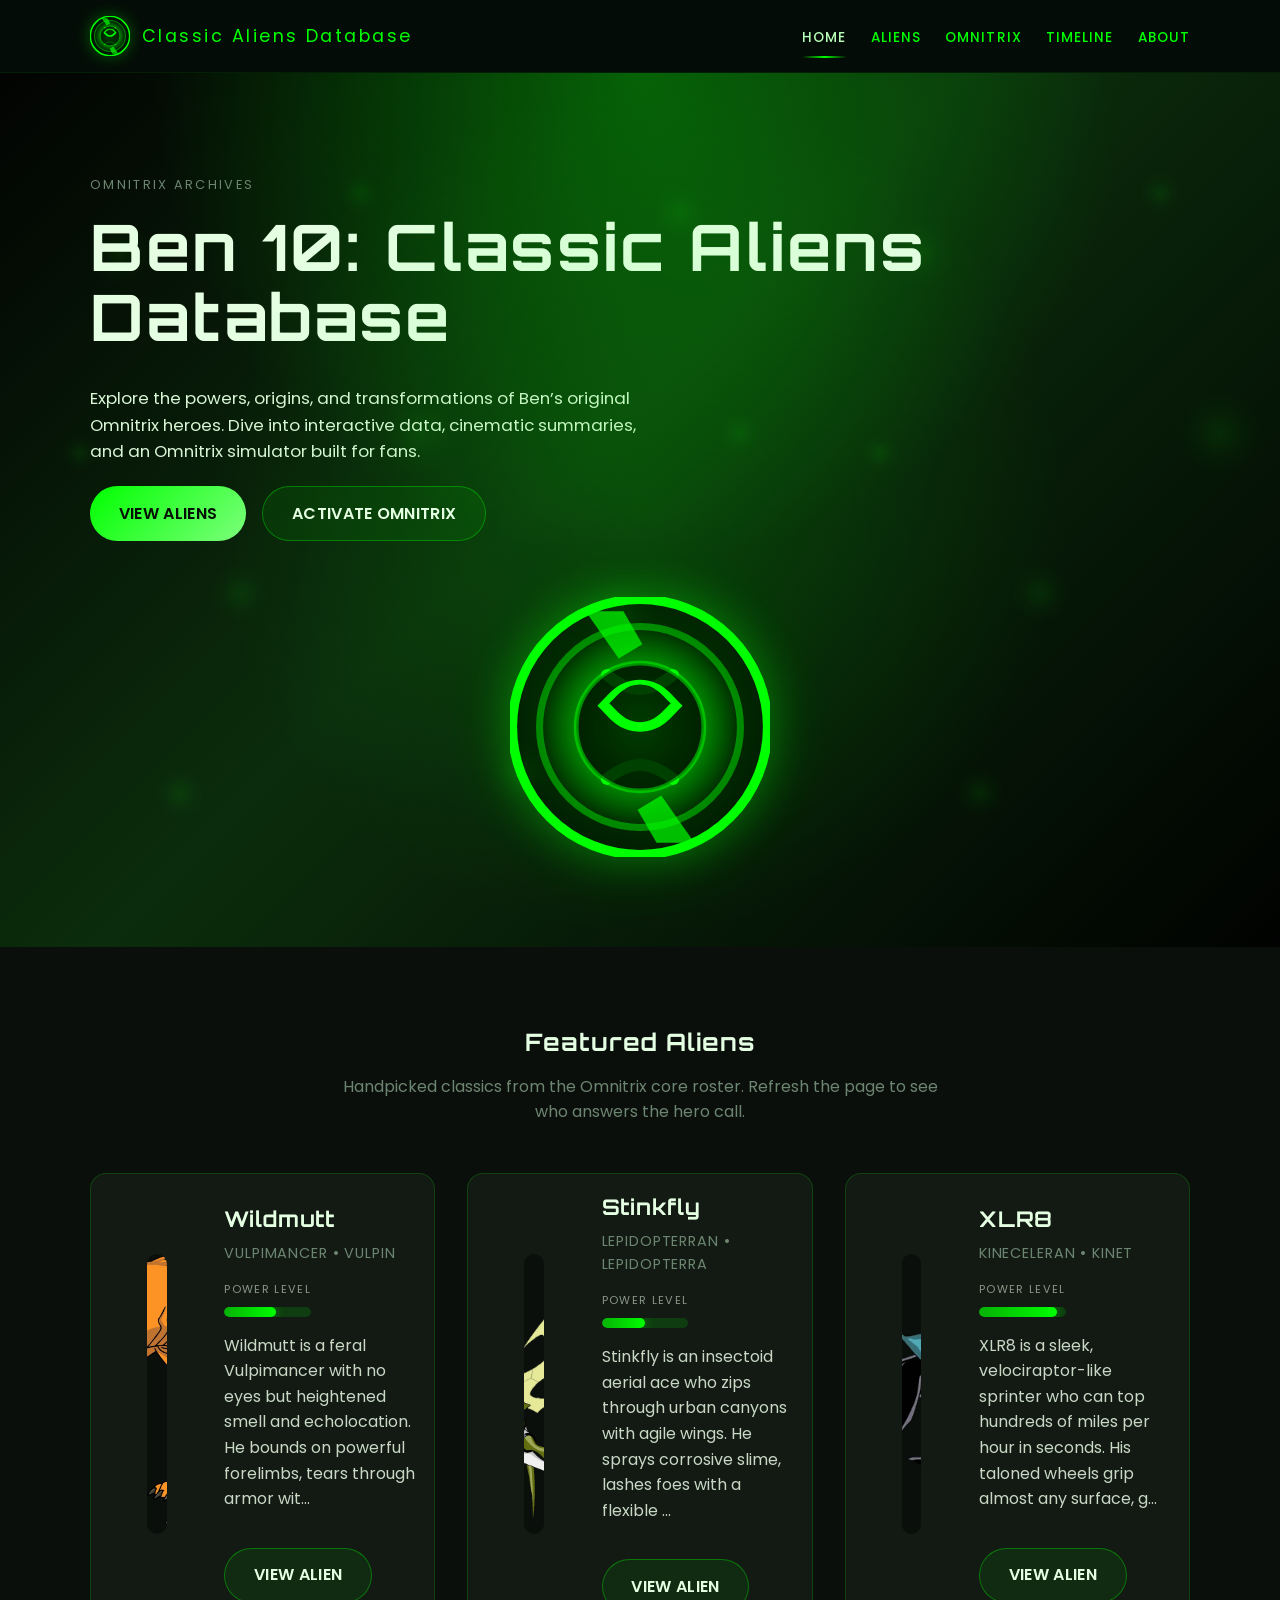
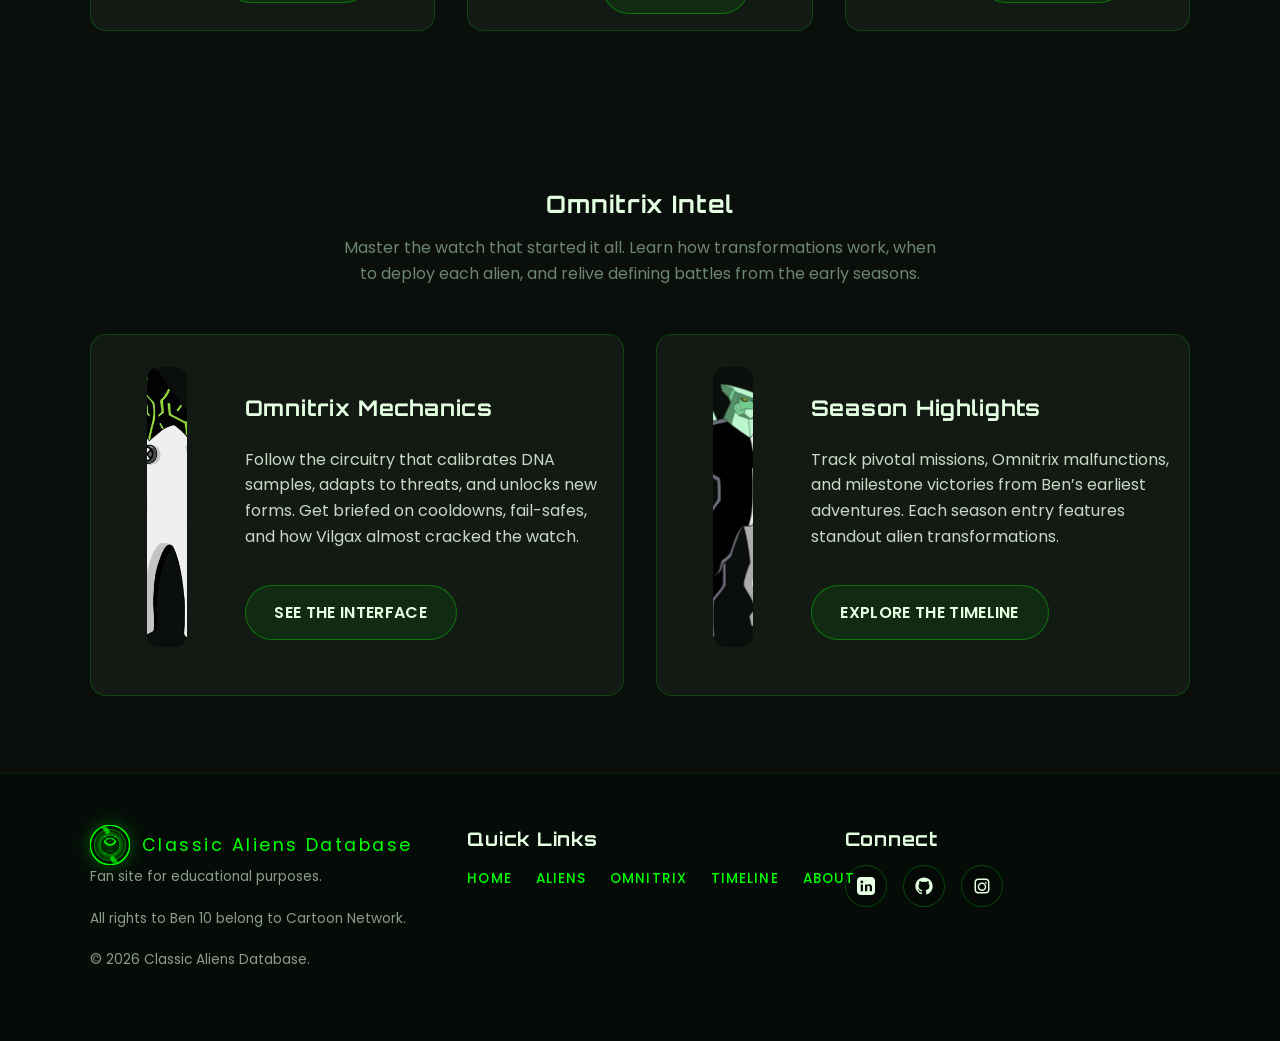
<file: index.html>
<!DOCTYPE html>
<html lang="en">
  <head>
    <meta charset="utf-8">
    <meta name="viewport" content="width=device-width, initial-scale=1">
    <meta name="theme-color" content="#0B0F0C">
    <meta name="description" content="Explore every classic alien from Ben 10’s original Omnitrix. Powers, origins, first appearances, and interactive Omnitrix experiences.">
    <title>Ben 10: Classic Aliens Database</title>
    <link rel="icon" type="image/svg+xml" href="assets/img/omnitrix-logo.svg">
    <link rel="preconnect" href="https://fonts.googleapis.com">
    <link rel="preconnect" href="https://fonts.gstatic.com" crossorigin>
    <link rel="preload" href="https://fonts.googleapis.com/css2?family=Orbitron:wght@500;600;700&family=Poppins:wght@400;500;600;700&display=swap" as="style">
    <link rel="stylesheet" href="https://fonts.googleapis.com/css2?family=Orbitron:wght@500;600;700&family=Poppins:wght@400;500;600;700&display=swap">
    <link rel="stylesheet" href="assets/css/styles.css">
  </head>
  <body data-page="home">
    <div class="wrapper">
      <header class="site-header">
        <div class="container site-header__inner">
          <a class="brand" href="index.html">
            <img src="assets/img/omnitrix-logo.svg" alt="Omnitrix emblem" width="40" height="40" loading="lazy">
            <span class="brand__title">Classic Aliens Database</span>
          </a>
          <button class="nav-toggle" type="button" data-nav-toggle aria-expanded="false" aria-controls="primary-navigation" aria-label="Open navigation">
            <span></span>
          </button>
          <nav class="site-nav" id="primary-navigation" data-site-nav>
            <ul class="site-nav__list">
              <li><a class="site-nav__link" data-nav-link="home" href="index.html">Home</a></li>
              <li><a class="site-nav__link" data-nav-link="aliens" href="aliens.html">Aliens</a></li>
              <li><a class="site-nav__link" data-nav-link="omnitrix" href="omnitrix.html">Omnitrix</a></li>
              <li><a class="site-nav__link" data-nav-link="timeline" href="timeline.html">Timeline</a></li>
              <li><a class="site-nav__link" data-nav-link="about" href="about.html">About</a></li>
            </ul>
          </nav>
        </div>
      </header>

      <main>
        <section class="hero">
          <div class="container hero__inner">
            <div>
              <p class="hero__tagline">Omnitrix Archives</p>
              <h1 class="hero__title">Ben 10: Classic Aliens Database</h1>
              <p class="hero__subtitle">Explore the powers, origins, and transformations of Ben’s original Omnitrix heroes. Dive into interactive data, cinematic summaries, and an Omnitrix simulator built for fans.</p>
              <div class="hero__cta">
                <a class="button" href="aliens.html">View Aliens</a>
                <a class="button button-secondary" href="omnitrix.html">Activate Omnitrix</a>
              </div>
            </div>
            <div class="hero__visual">
              <span class="hero__glow" aria-hidden="true"></span>
              <img src="assets/img/omnitrix-logo.svg" alt="Omnitrix insignia glowing">
            </div>
          </div>
        </section>

        <section class="section">
          <div class="container">
            <header class="section__header">
              <h2>Featured Aliens</h2>
              <p>Handpicked classics from the Omnitrix core roster. Refresh the page to see who answers the hero call.</p>
            </header>
            <div class="alien-grid" data-featured-aliens></div>
          </div>
        </section>

        <section class="section">
          <div class="container">
            <header class="section__header">
              <h2>Omnitrix Intel</h2>
              <p>Master the watch that started it all. Learn how transformations work, when to deploy each alien, and relive defining battles from the early seasons.</p>
            </header>
            <div class="projects-grid">
              <article class="alien-card alien-card--compact">
                <figure class="alien-card__media">
                  <img src="assets/img/upgrade.webp" alt="Upgrade portrait" width="400" height="400" loading="lazy">
                </figure>
                <div class="alien-card__content">
                  <h3 class="alien-card__title">Omnitrix Mechanics</h3>
                  <p class="alien-card__summary">Follow the circuitry that calibrates DNA samples, adapts to threats, and unlocks new forms. Get briefed on cooldowns, fail-safes, and how Vilgax almost cracked the watch.</p>
                  <a class="button button-secondary" href="omnitrix.html">See the Interface</a>
                </div>
              </article>
              <article class="alien-card alien-card--compact">
                <figure class="alien-card__media">
                  <img src="assets/img/diamondhead.webp" alt="Diamondhead portrait" width="400" height="400" loading="lazy">
                </figure>
                <div class="alien-card__content">
                  <h3 class="alien-card__title">Season Highlights</h3>
                  <p class="alien-card__summary">Track pivotal missions, Omnitrix malfunctions, and milestone victories from Ben’s earliest adventures. Each season entry features standout alien transformations.</p>
                  <a class="button button-secondary" href="timeline.html">Explore the Timeline</a>
                </div>
              </article>
            </div>
          </div>
        </section>
      </main>

      <footer class="footer">
        <div class="container footer__inner">
          <div>
            <a class="brand" href="index.html">
              <img src="assets/img/omnitrix-logo.svg" alt="Omnitrix emblem" width="40" height="40" loading="lazy">
              <span class="brand__title">Classic Aliens Database</span>
            </a>
            <p class="footer__legal">Fan site for educational purposes.</p>
            <p class="footer__legal">All rights to Ben 10 belong to Cartoon Network.</p>
            <p class="footer__legal">&copy; <span data-current-year></span> Classic Aliens Database.</p>
          </div>
          <div>
            <h3>Quick Links</h3>
            <nav aria-label="Footer navigation">
              <ul class="site-nav__list">
                <li><a class="site-nav__link" href="index.html">Home</a></li>
                <li><a class="site-nav__link" href="aliens.html">Aliens</a></li>
                <li><a class="site-nav__link" href="omnitrix.html">Omnitrix</a></li>
                <li><a class="site-nav__link" href="timeline.html">Timeline</a></li>
                <li><a class="site-nav__link" href="about.html">About</a></li>
              </ul>
            </nav>
          </div>
          <div>
            <h3>Connect</h3>
            <div class="footer__social">
              <a aria-label="LinkedIn" href="https://www.linkedin.com/in/aykhan-alizada-0b8a28398/" target="_blank" rel="noopener">
                <svg viewBox="0 0 24 24" aria-hidden="true"><path d="M19 0H5C2.24 0 0 2.24 0 5v14c0 2.76 2.24 5 5 5h14c2.76 0 5-2.24 5-5V5c0-2.76-2.24-5-5-5Zm-11 19H5v-9h3v9ZM6.5 8.3c-.99 0-1.8-.81-1.8-1.8s.81-1.8 1.8-1.8 1.8.81 1.8 1.8-.81 1.8-1.8 1.8ZM20 19h-3v-4.7c0-1.12-.02-2.56-1.56-2.56-1.56 0-1.8 1.22-1.8 2.48V19h-3v-9h2.88v1.23h.04c.4-.75 1.38-1.54 2.84-1.54 3.04 0 3.6 2 3.6 4.6V19Z"/></svg>
              </a>
              <a aria-label="GitHub" href="https://github.com/ayxwnn" target="_blank" rel="noopener">
                <svg viewBox="0 0 24 24" aria-hidden="true"><path d="M12 .5C5.65.5.5 5.65.5 12c0 5.08 3.29 9.38 7.86 10.9.58.1.79-.25.79-.56v-1.95c-3.2.69-3.86-1.38-3.86-1.38-.52-1.32-1.28-1.67-1.28-1.67-1.05-.72.08-.7.08-.7 1.16.08 1.78 1.19 1.78 1.19 1.03 1.76 2.7 1.25 3.36.96.1-.75.4-1.25.73-1.54-2.55-.29-5.24-1.28-5.24-5.68 0-1.25.45-2.27 1.18-3.07-.12-.29-.51-1.46.11-3.05 0 0 .96-.31 3.14 1.18a10.8 10.8 0 0 1 5.72 0c2.18-1.49 3.14-1.18 3.14-1.18.62 1.59.23 2.76.11 3.05.73.8 1.18 1.82 1.18 3.07 0 4.41-2.69 5.38-5.24 5.67.41.36.77 1.08.77 2.19v3.25c0 .31.21.67.8.56A10.98 10.98 0 0 0 23.5 12C23.5 5.65 18.35.5 12 .5Z"/></svg>
              </a>
              <a aria-label="Instagram" href="https://www.instagram.com/ayxwn?igsh=cnAyenJiYnp1NmU2" target="_blank" rel="noopener">
                <svg viewBox="0 0 24 24" aria-hidden="true"><path d="M7 2C4.24 2 2 4.24 2 7v10c0 2.76 2.24 5 5 5h10c2.76 0 5-2.24 5-5V7c0-2.76-2.24-5-5-5H7Zm10 2c1.66 0 3 1.34 3 3v10c0 1.66-1.34 3-3 3H7c-1.66 0-3-1.34-3-3V7c0-1.66 1.34-3 3-3h10Zm-5 3.3A5.7 5.7 0 1 0 17.7 13 5.71 5.71 0 0 0 12 7.3Zm0 2A3.7 3.7 0 1 1 8.3 13 3.71 3.71 0 0 1 12 9.3Zm5.2-2.8a1.2 1.2 0 1 0 0 2.4 1.2 1.2 0 0 0 0-2.4Z"/></svg>
              </a>
            </div>
          </div>
        </div>
      </footer>
    </div>
    <script type="module" src="assets/js/main.js"></script>
  </body>
</html>
</file>
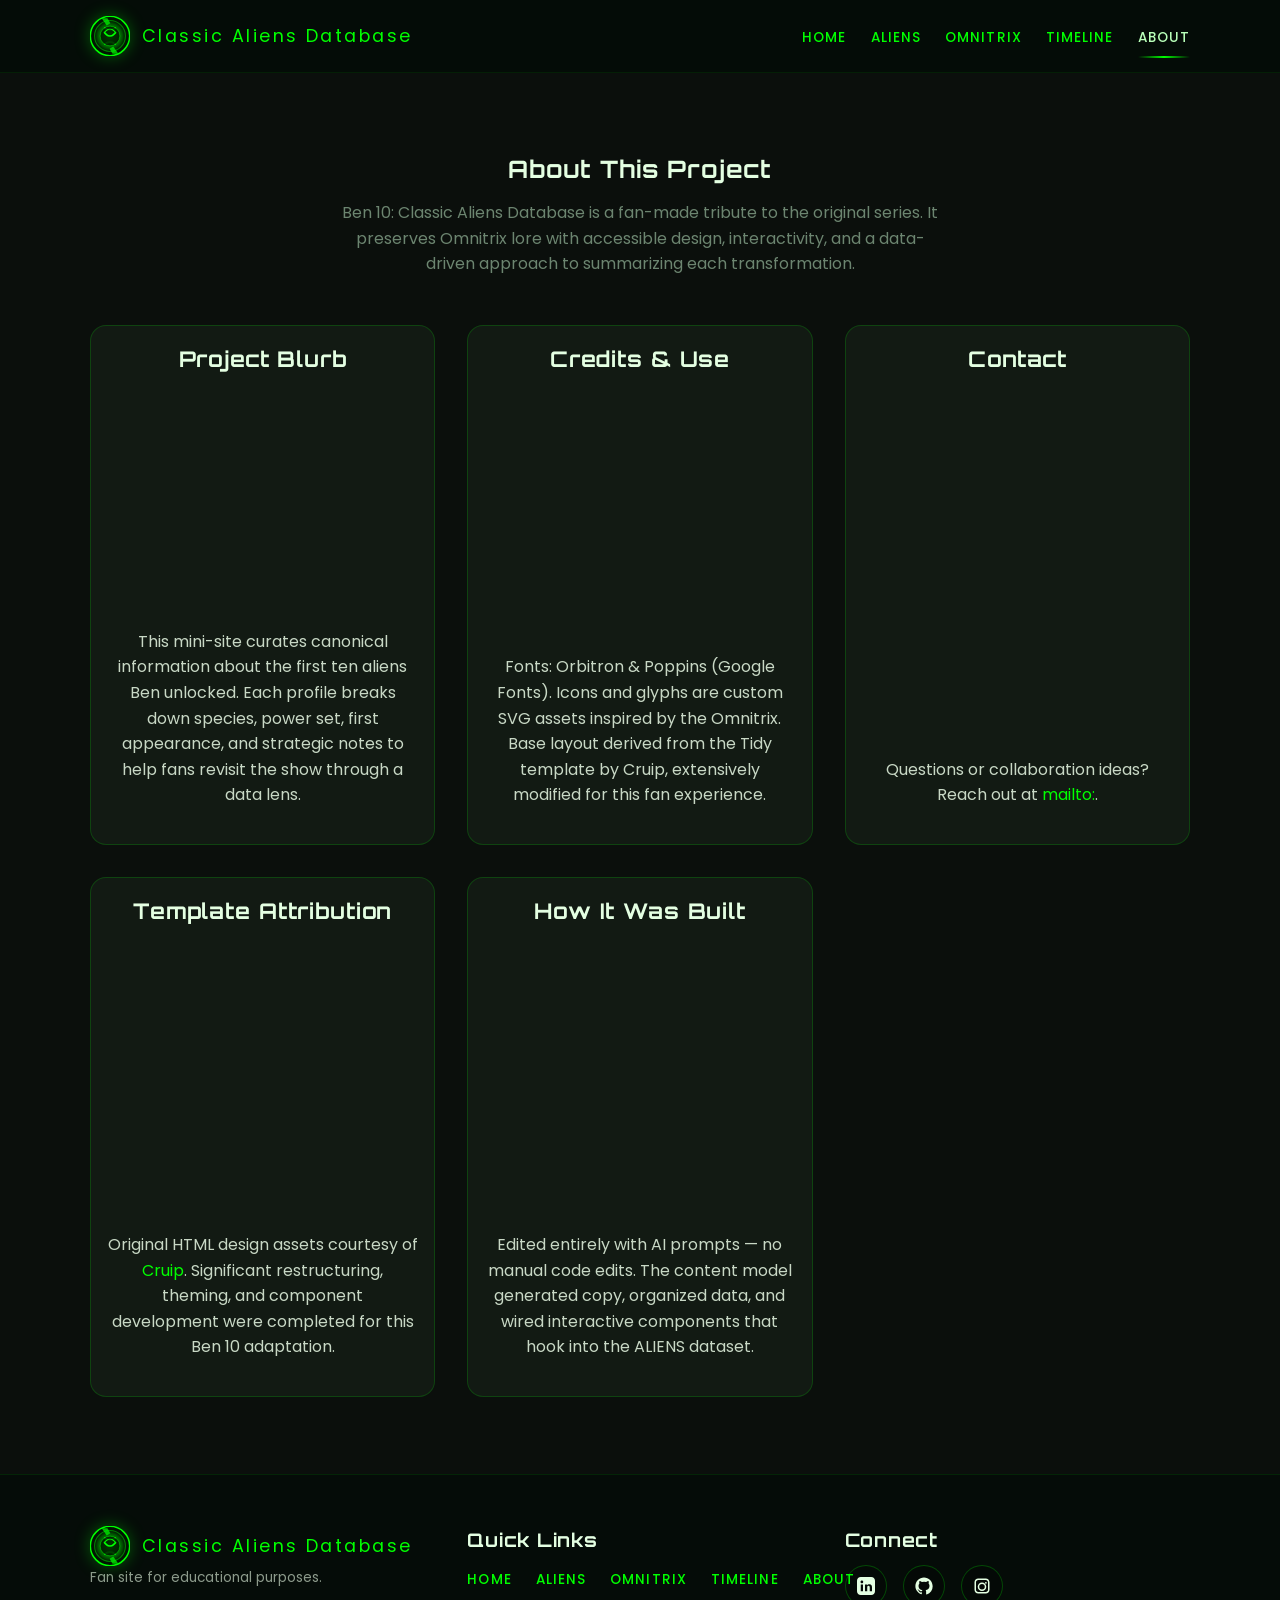
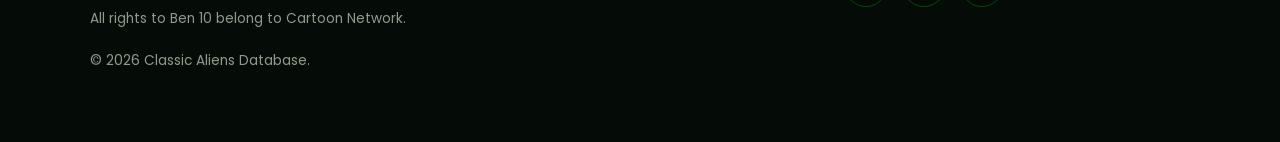
<file: about.html>
<!DOCTYPE html>
<html lang="en">
  <head>
    <meta charset="utf-8">
    <meta name="viewport" content="width=device-width, initial-scale=1">
    <meta name="theme-color" content="#0B0F0C">
    <meta name="description" content="Learn how the Ben 10 Classic Aliens Database fan site was built, who contributed, and where to get in touch.">
    <title>About | Ben 10: Classic Aliens Database</title>
    <link rel="icon" type="image/svg+xml" href="assets/img/omnitrix-logo.svg">
    <link rel="preconnect" href="https://fonts.googleapis.com">
    <link rel="preconnect" href="https://fonts.gstatic.com" crossorigin>
    <link rel="preload" href="https://fonts.googleapis.com/css2?family=Orbitron:wght@500;600;700&family=Poppins:wght@400;500;600;700&display=swap" as="style">
    <link rel="stylesheet" href="https://fonts.googleapis.com/css2?family=Orbitron:wght@500;600;700&family=Poppins:wght@400;500;600;700&display=swap">
    <link rel="stylesheet" href="assets/css/styles.css">
  </head>
  <body data-page="about">
    <div class="wrapper">
      <header class="site-header">
        <div class="container site-header__inner">
          <a class="brand" href="index.html">
            <img src="assets/img/omnitrix-logo.svg" alt="Omnitrix emblem" width="40" height="40" loading="lazy">
            <span class="brand__title">Classic Aliens Database</span>
          </a>
          <button class="nav-toggle" type="button" data-nav-toggle aria-expanded="false" aria-controls="primary-navigation" aria-label="Open navigation">
            <span></span>
          </button>
          <nav class="site-nav" id="primary-navigation" data-site-nav>
            <ul class="site-nav__list">
              <li><a class="site-nav__link" data-nav-link="home" href="index.html">Home</a></li>
              <li><a class="site-nav__link" data-nav-link="aliens" href="aliens.html">Aliens</a></li>
              <li><a class="site-nav__link" data-nav-link="omnitrix" href="omnitrix.html">Omnitrix</a></li>
              <li><a class="site-nav__link" data-nav-link="timeline" href="timeline.html">Timeline</a></li>
              <li><a class="site-nav__link" data-nav-link="about" href="about.html">About</a></li>
            </ul>
          </nav>
        </div>
      </header>

      <main>
        <section class="section">
          <div class="container">
            <header class="section__header">
              <h1>About This Project</h1>
              <p>Ben 10: Classic Aliens Database is a fan-made tribute to the original series. It preserves Omnitrix lore with accessible design, interactivity, and a data-driven approach to summarizing each transformation.</p>
            </header>

            <div class="projects-grid">
              <article class="alien-card">
                <div class="alien-card__content">
                  <h2 class="alien-card__title">Project Blurb</h2>
                  <p class="alien-card__summary">This mini-site curates canonical information about the first ten aliens Ben unlocked. Each profile breaks down species, power set, first appearance, and strategic notes to help fans revisit the show through a data lens.</p>
                </div>
              </article>
              <article class="alien-card">
                <div class="alien-card__content">
                  <h2 class="alien-card__title">Credits &amp; Use</h2>
                  <p class="alien-card__summary">Fonts: Orbitron &amp; Poppins (Google Fonts). Icons and glyphs are custom SVG assets inspired by the Omnitrix. Base layout derived from the Tidy template by Cruip, extensively modified for this fan experience.</p>
                </div>
              </article>
              <article class="alien-card">
                <div class="alien-card__content">
                  <h2 class="alien-card__title">Contact</h2>
                  <p class="alien-card__summary">Questions or collaboration ideas? Reach out at <a href="mailto:<MY-EMAIL>">mailto:<MY-EMAIL></a>.</p>
                </div>
              </article>
              <article class="alien-card">
                <div class="alien-card__content">
                  <h2 class="alien-card__title">Template Attribution</h2>
                  <p class="alien-card__summary">Original HTML design assets courtesy of <a href="https://cruip.com" target="_blank" rel="noopener">Cruip</a>. Significant restructuring, theming, and component development were completed for this Ben 10 adaptation.</p>
                </div>
              </article>
              <article class="alien-card">
                <div class="alien-card__content">
                  <h2 class="alien-card__title">How It Was Built</h2>
                  <p class="alien-card__summary">Edited entirely with AI prompts — no manual code edits. The content model generated copy, organized data, and wired interactive components that hook into the ALIENS dataset.</p>
                </div>
              </article>
            </div>
          </div>
        </section>
      </main>

      <footer class="footer">
        <div class="container footer__inner">
          <div>
            <a class="brand" href="index.html">
              <img src="assets/img/omnitrix-logo.svg" alt="Omnitrix emblem" width="40" height="40" loading="lazy">
              <span class="brand__title">Classic Aliens Database</span>
            </a>
            <p class="footer__legal">Fan site for educational purposes.</p>
            <p class="footer__legal">All rights to Ben 10 belong to Cartoon Network.</p>
            <p class="footer__legal">&copy; <span data-current-year></span> Classic Aliens Database.</p>
          </div>
          <div>
            <h3>Quick Links</h3>
            <nav aria-label="Footer navigation">
              <ul class="site-nav__list">
                <li><a class="site-nav__link" href="index.html">Home</a></li>
                <li><a class="site-nav__link" href="aliens.html">Aliens</a></li>
                <li><a class="site-nav__link" href="omnitrix.html">Omnitrix</a></li>
                <li><a class="site-nav__link" href="timeline.html">Timeline</a></li>
                <li><a class="site-nav__link" href="about.html">About</a></li>
              </ul>
            </nav>
          </div>
          <div>
            <h3>Connect</h3>
            <div class="footer__social">
              <a aria-label="LinkedIn" href="https://www.linkedin.com/in/aykhan-alizada-0b8a28398/" target="_blank" rel="noopener">
                <svg viewBox="0 0 24 24" aria-hidden="true"><path d="M19 0H5C2.24 0 0 2.24 0 5v14c0 2.76 2.24 5 5 5h14c2.76 0 5-2.24 5-5V5c0-2.76-2.24-5-5-5Zm-11 19H5v-9h3v9ZM6.5 8.3c-.99 0-1.8-.81-1.8-1.8s.81-1.8 1.8-1.8 1.8.81 1.8 1.8-.81 1.8-1.8 1.8ZM20 19h-3v-4.7c0-1.12-.02-2.56-1.56-2.56-1.56 0-1.8 1.22-1.8 2.48V19h-3v-9h2.88v1.23h.04c.4-.75 1.38-1.54 2.84-1.54 3.04 0 3.6 2 3.6 4.6V19Z"/></svg>
              </a>
              <a aria-label="GitHub" href="https://github.com/ayxwnn" target="_blank" rel="noopener">
                <svg viewBox="0 0 24 24" aria-hidden="true"><path d="M12 .5C5.65.5.5 5.65.5 12c0 5.08 3.29 9.38 7.86 10.9.58.1.79-.25.79-.56v-1.95c-3.2.69-3.86-1.38-3.86-1.38-.52-1.32-1.28-1.67-1.28-1.67-1.05-.72.08-.7.08-.7 1.16.08 1.78 1.19 1.78 1.19 1.03 1.76 2.7 1.25 3.36.96.1-.75.4-1.25.73-1.54-2.55-.29-5.24-1.28-5.24-5.68 0-1.25.45-2.27 1.18-3.07-.12-.29-.51-1.46.11-3.05 0 0 .96-.31 3.14 1.18a10.8 10.8 0 0 1 5.72 0c2.18-1.49 3.14-1.18 3.14-1.18.62 1.59.23 2.76.11 3.05.73.8 1.18 1.82 1.18 3.07 0 4.41-2.69 5.38-5.24 5.67.41.36.77 1.08.77 2.19v3.25c0 .31.21.67.8.56A10.98 10.98 0 0 0 23.5 12C23.5 5.65 18.35.5 12 .5Z"/></svg>
              </a>
              <a aria-label="Instagram" href="https://www.instagram.com/ayxwn?igsh=cnAyenJiYnp1NmU2" target="_blank" rel="noopener">
                <svg viewBox="0 0 24 24" aria-hidden="true"><path d="M7 2C4.24 2 2 4.24 2 7v10c0 2.76 2.24 5 5 5h10c2.76 0 5-2.24 5-5V7c0-2.76-2.24-5-5-5H7Zm10 2c1.66 0 3 1.34 3 3v10c0 1.66-1.34 3-3 3H7c-1.66 0-3-1.34-3-3V7c0-1.66 1.34-3 3-3h10Zm-5 3.3A5.7 5.7 0 1 0 17.7 13 5.71 5.71 0 0 0 12 7.3Zm0 2A3.7 3.7 0 1 1 8.3 13 3.71 3.71 0 0 1 12 9.3Zm5.2-2.8a1.2 1.2 0 1 0 0 2.4 1.2 1.2 0 0 0 0-2.4Z"/></svg>
              </a>
            </div>
          </div>
        </div>
      </footer>
    </div>
    <script type="module" src="assets/js/main.js"></script>
  </body>
</html>
</file>
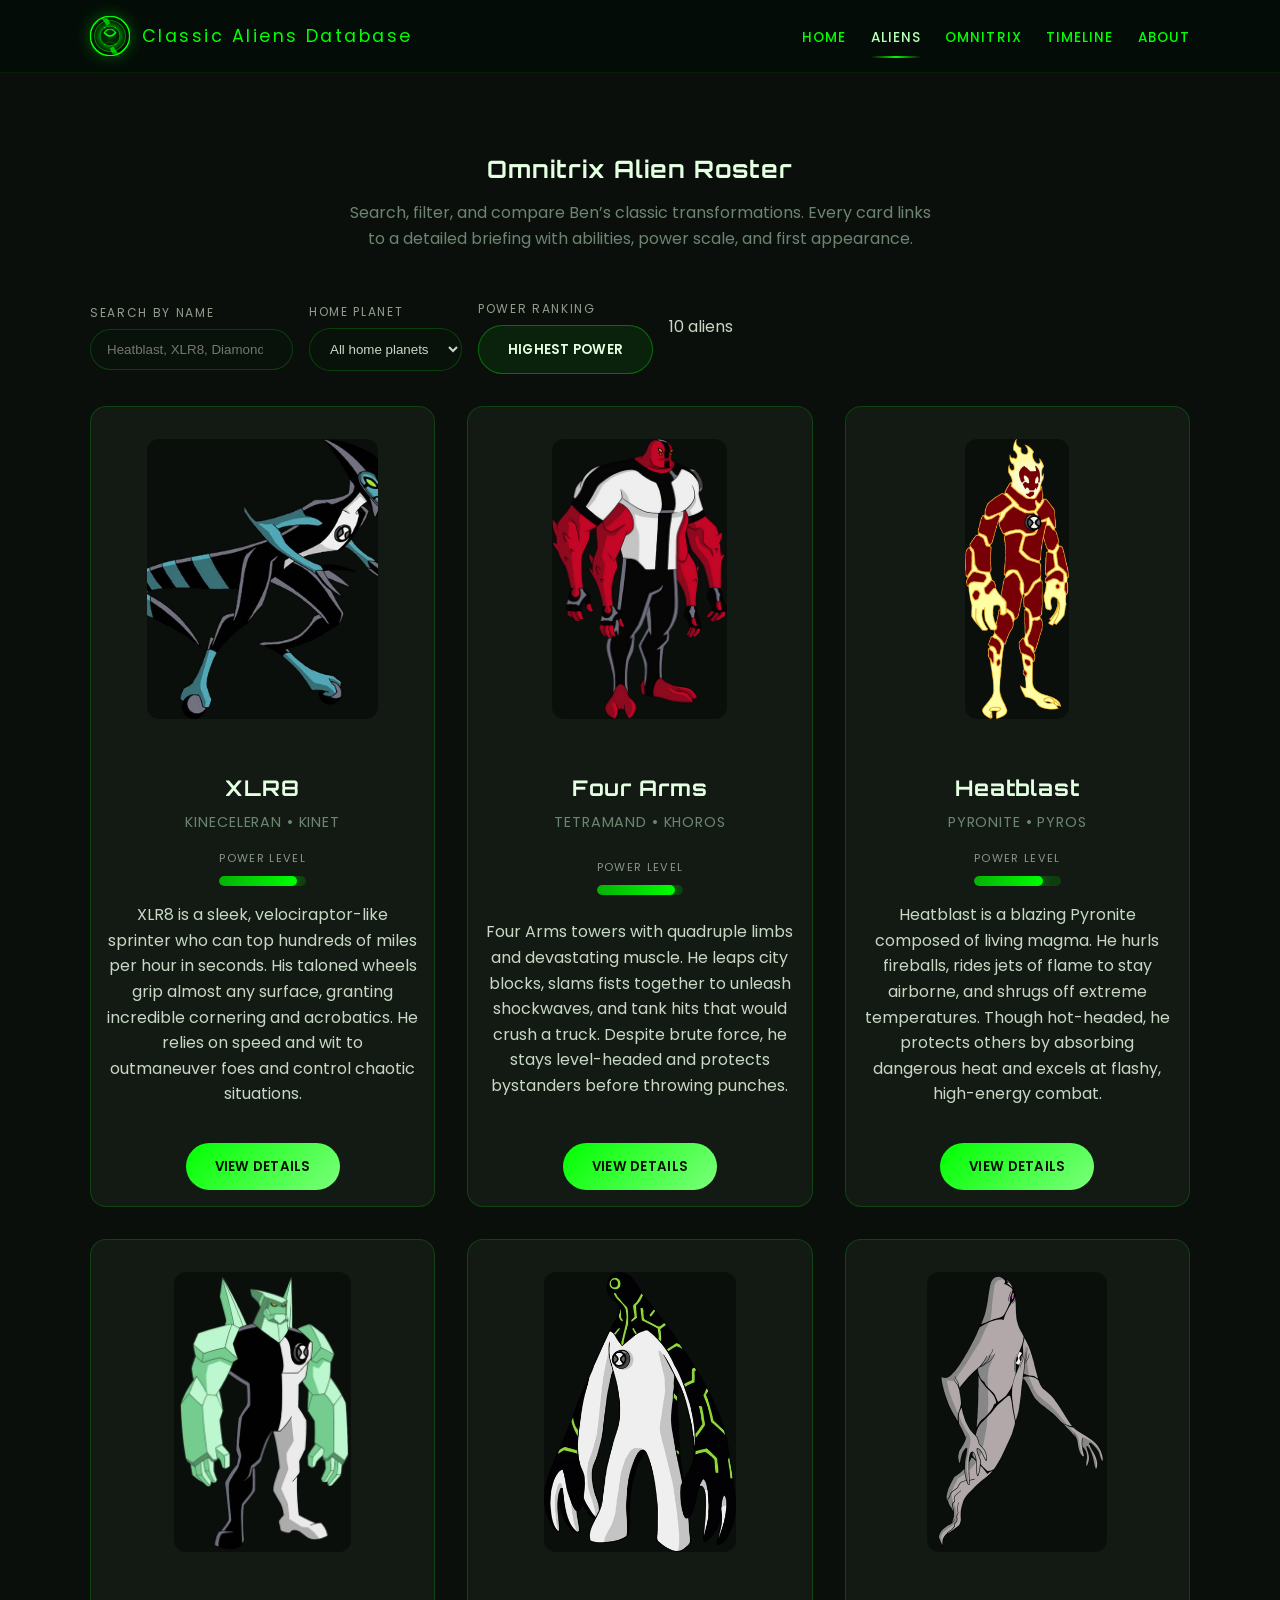
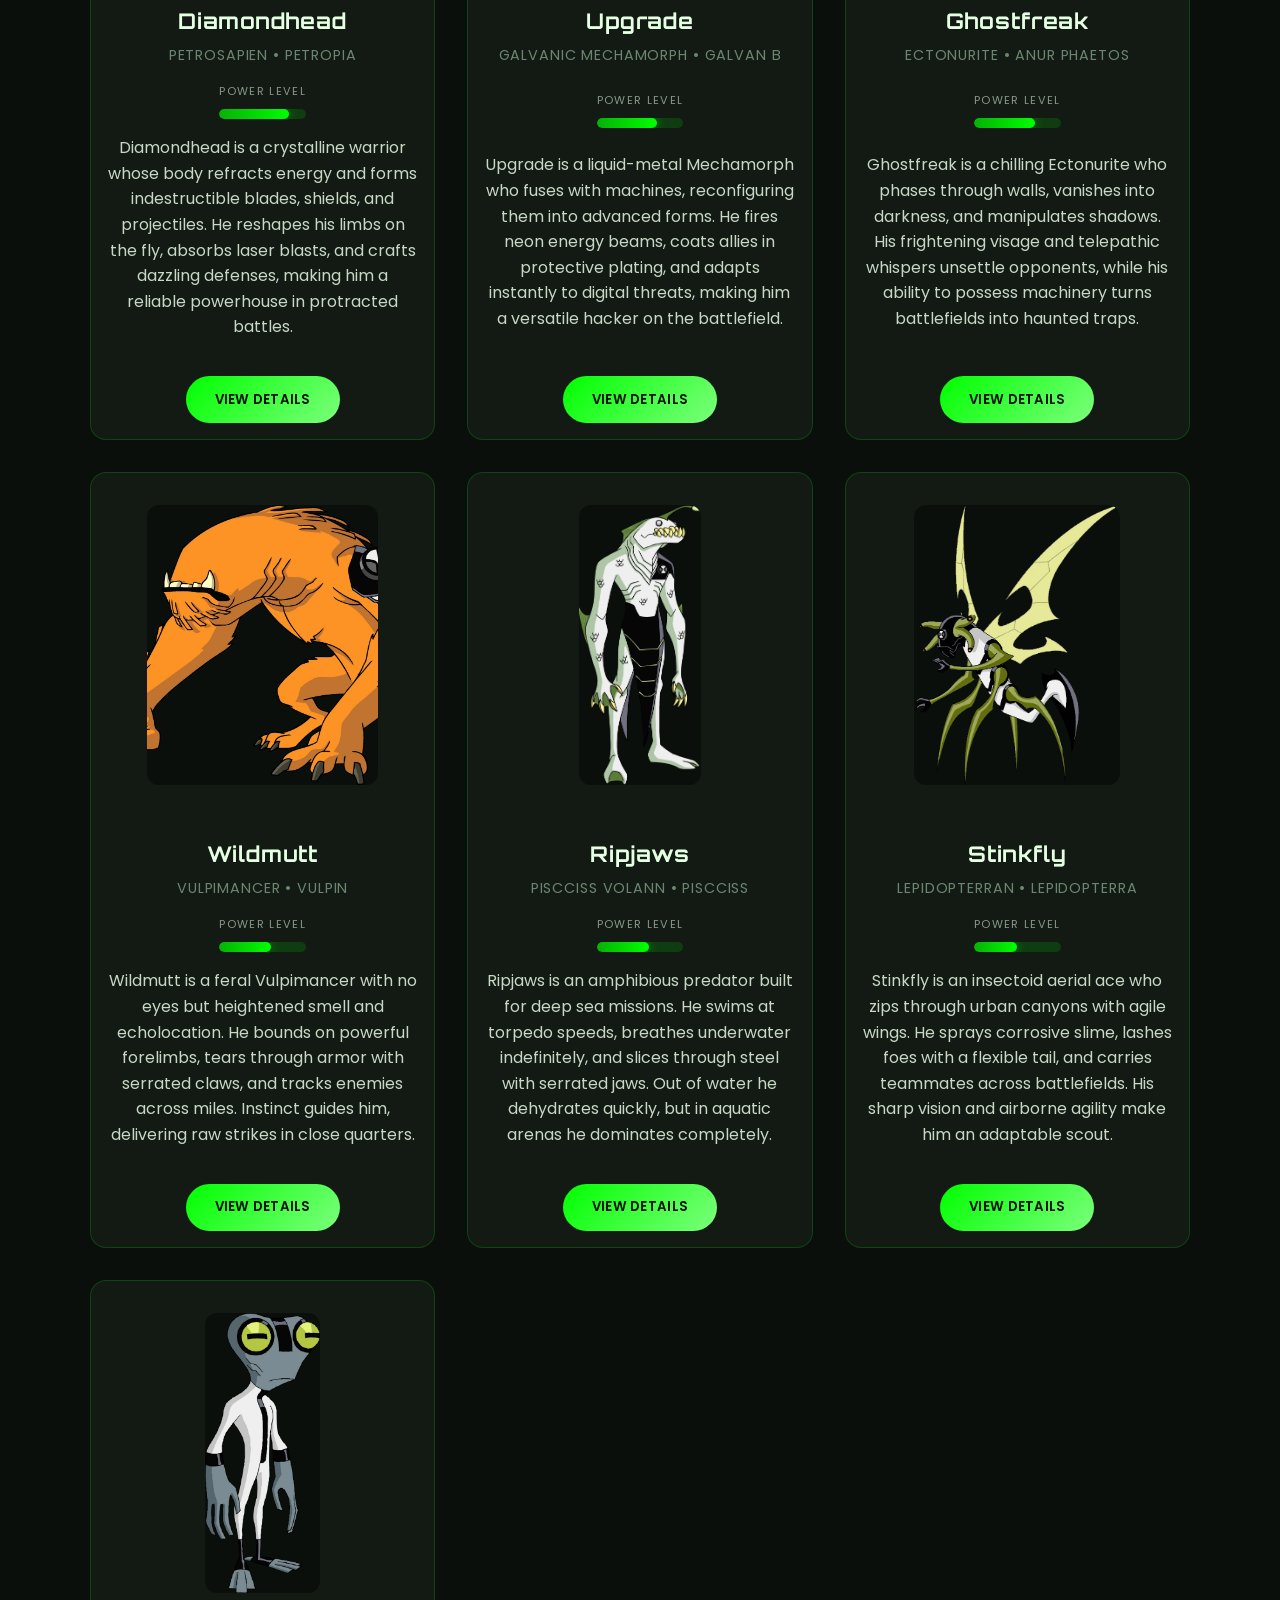
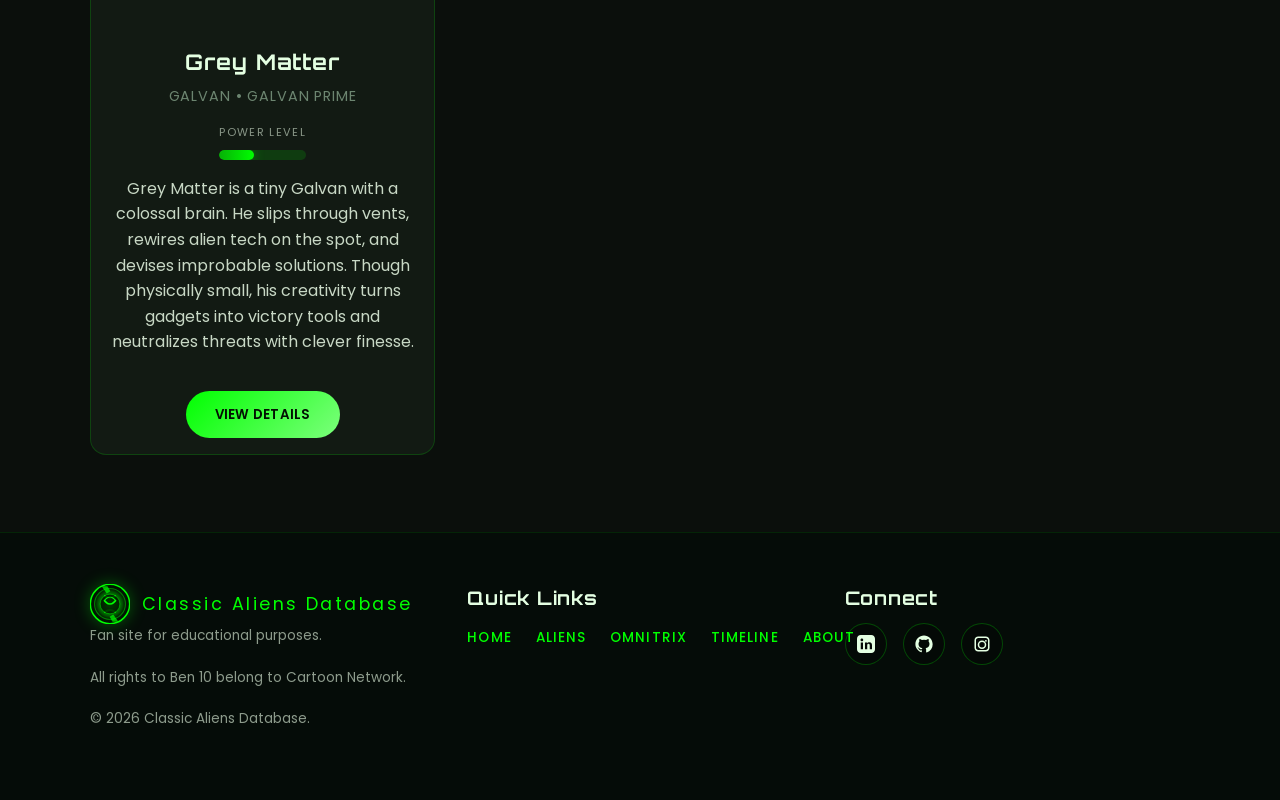
<file: aliens.html>
<!DOCTYPE html>
<html lang="en">
  <head>
    <meta charset="utf-8">
    <meta name="viewport" content="width=device-width, initial-scale=1">
    <meta name="theme-color" content="#0B0F0C">
    <meta name="description" content="Browse every classic alien in Ben 10’s original Omnitrix roster with searchable profiles, abilities, and power rankings.">
    <title>Aliens | Ben 10: Classic Aliens Database</title>
    <link rel="icon" type="image/svg+xml" href="assets/img/omnitrix-logo.svg">
    <link rel="preconnect" href="https://fonts.googleapis.com">
    <link rel="preconnect" href="https://fonts.gstatic.com" crossorigin>
    <link rel="preload" href="https://fonts.googleapis.com/css2?family=Orbitron:wght@500;600;700&family=Poppins:wght@400;500;600;700&display=swap" as="style">
    <link rel="stylesheet" href="https://fonts.googleapis.com/css2?family=Orbitron:wght@500;600;700&family=Poppins:wght@400;500;600;700&display=swap">
    <link rel="stylesheet" href="assets/css/styles.css">
  </head>
  <body data-page="aliens">
    <div class="wrapper">
      <header class="site-header">
        <div class="container site-header__inner">
          <a class="brand" href="index.html">
            <img src="assets/img/omnitrix-logo.svg" alt="Omnitrix emblem" width="40" height="40" loading="lazy">
            <span class="brand__title">Classic Aliens Database</span>
          </a>
          <button class="nav-toggle" type="button" data-nav-toggle aria-expanded="false" aria-controls="primary-navigation" aria-label="Open navigation">
            <span></span>
          </button>
          <nav class="site-nav" id="primary-navigation" data-site-nav>
            <ul class="site-nav__list">
              <li><a class="site-nav__link" data-nav-link="home" href="index.html">Home</a></li>
              <li><a class="site-nav__link" data-nav-link="aliens" href="aliens.html">Aliens</a></li>
              <li><a class="site-nav__link" data-nav-link="omnitrix" href="omnitrix.html">Omnitrix</a></li>
              <li><a class="site-nav__link" data-nav-link="timeline" href="timeline.html">Timeline</a></li>
              <li><a class="site-nav__link" data-nav-link="about" href="about.html">About</a></li>
            </ul>
          </nav>
        </div>
      </header>

      <main>
        <section class="section">
          <div class="container">
            <header class="section__header">
              <h1>Omnitrix Alien Roster</h1>
              <p>Search, filter, and compare Ben’s classic transformations. Every card links to a detailed briefing with abilities, power scale, and first appearance.</p>
            </header>

            <div class="filters" role="region" aria-label="Alien filters">
              <div class="filters__group">
                <label for="alien-search">Search by name</label>
                <input class="input" id="alien-search" name="alien-search" type="search" placeholder="Heatblast, XLR8, Diamondhead..." data-alien-search>
              </div>
              <div class="filters__group">
                <label for="alien-filter">Home planet</label>
                <select class="select" id="alien-filter" name="alien-filter" data-alien-filter>
                  <option>Loading planets…</option>
                </select>
              </div>
              <div class="filters__group">
                <label for="alien-sort">Power ranking</label>
                <button class="button button-secondary" type="button" id="alien-sort" data-alien-sort data-sort-direction="desc" aria-label="Sort by power level, strongest first">Highest power</button>
              </div>
              <p class="filters__group" aria-live="polite" data-alien-count>Loading roster…</p>
            </div>

            <div class="alien-grid" data-alien-grid aria-live="polite"></div>
          </div>
        </section>
      </main>

      <footer class="footer">
        <div class="container footer__inner">
          <div>
            <a class="brand" href="index.html">
              <img src="assets/img/omnitrix-logo.svg" alt="Omnitrix emblem" width="40" height="40" loading="lazy">
              <span class="brand__title">Classic Aliens Database</span>
            </a>
            <p class="footer__legal">Fan site for educational purposes.</p>
            <p class="footer__legal">All rights to Ben 10 belong to Cartoon Network.</p>
            <p class="footer__legal">&copy; <span data-current-year></span> Classic Aliens Database.</p>
          </div>
          <div>
            <h3>Quick Links</h3>
            <nav aria-label="Footer navigation">
              <ul class="site-nav__list">
                <li><a class="site-nav__link" href="index.html">Home</a></li>
                <li><a class="site-nav__link" href="aliens.html">Aliens</a></li>
                <li><a class="site-nav__link" href="omnitrix.html">Omnitrix</a></li>
                <li><a class="site-nav__link" href="timeline.html">Timeline</a></li>
                <li><a class="site-nav__link" href="about.html">About</a></li>
              </ul>
            </nav>
          </div>
          <div>
            <h3>Connect</h3>
            <div class="footer__social">
              <a aria-label="LinkedIn" href="https://www.linkedin.com/in/aykhan-alizada-0b8a28398/" target="_blank" rel="noopener">
                <svg viewBox="0 0 24 24" aria-hidden="true"><path d="M19 0H5C2.24 0 0 2.24 0 5v14c0 2.76 2.24 5 5 5h14c2.76 0 5-2.24 5-5V5c0-2.76-2.24-5-5-5Zm-11 19H5v-9h3v9ZM6.5 8.3c-.99 0-1.8-.81-1.8-1.8s.81-1.8 1.8-1.8 1.8.81 1.8 1.8-.81 1.8-1.8 1.8ZM20 19h-3v-4.7c0-1.12-.02-2.56-1.56-2.56-1.56 0-1.8 1.22-1.8 2.48V19h-3v-9h2.88v1.23h.04c.4-.75 1.38-1.54 2.84-1.54 3.04 0 3.6 2 3.6 4.6V19Z"/></svg>
              </a>
              <a aria-label="GitHub" href="https://github.com/ayxwnn" target="_blank" rel="noopener">
                <svg viewBox="0 0 24 24" aria-hidden="true"><path d="M12 .5C5.65.5.5 5.65.5 12c0 5.08 3.29 9.38 7.86 10.9.58.1.79-.25.79-.56v-1.95c-3.2.69-3.86-1.38-3.86-1.38-.52-1.32-1.28-1.67-1.28-1.67-1.05-.72.08-.7.08-.7 1.16.08 1.78 1.19 1.78 1.19 1.03 1.76 2.7 1.25 3.36.96.1-.75.4-1.25.73-1.54-2.55-.29-5.24-1.28-5.24-5.68 0-1.25.45-2.27 1.18-3.07-.12-.29-.51-1.46.11-3.05 0 0 .96-.31 3.14 1.18a10.8 10.8 0 0 1 5.72 0c2.18-1.49 3.14-1.18 3.14-1.18.62 1.59.23 2.76.11 3.05.73.8 1.18 1.82 1.18 3.07 0 4.41-2.69 5.38-5.24 5.67.41.36.77 1.08.77 2.19v3.25c0 .31.21.67.8.56A10.98 10.98 0 0 0 23.5 12C23.5 5.65 18.35.5 12 .5Z"/></svg>
              </a>
              <a aria-label="Instagram" href="https://www.instagram.com/ayxwn?igsh=cnAyenJiYnp1NmU2" target="_blank" rel="noopener">
                <svg viewBox="0 0 24 24" aria-hidden="true"><path d="M7 2C4.24 2 2 4.24 2 7v10c0 2.76 2.24 5 5 5h10c2.76 0 5-2.24 5-5V7c0-2.76-2.24-5-5-5H7Zm10 2c1.66 0 3 1.34 3 3v10c0 1.66-1.34 3-3 3H7c-1.66 0-3-1.34-3-3V7c0-1.66 1.34-3 3-3h10Zm-5 3.3A5.7 5.7 0 1 0 17.7 13 5.71 5.71 0 0 0 12 7.3Zm0 2A3.7 3.7 0 1 1 8.3 13 3.71 3.71 0 0 1 12 9.3Zm5.2-2.8a1.2 1.2 0 1 0 0 2.4 1.2 1.2 0 0 0 0-2.4Z"/></svg>
              </a>
            </div>
          </div>
        </div>
      </footer>
    </div>

    <div class="modal" role="dialog" aria-modal="true" aria-labelledby="alien-modal-title" aria-hidden="true" data-alien-modal>
      <div class="modal__overlay" data-modal-overlay></div>
      <div class="modal__dialog">
        <button class="modal__close" type="button" data-modal-close>Close</button>
        <div class="modal__header">
          <h2 id="alien-modal-title" data-modal-title>Alien name</h2>
          <p data-modal-subtitle>Species • Home planet</p>
        </div>
        <div class="modal__body">
          <div class="modal__columns">
            <div class="modal__media">
              <img src="assets/img/heatblast.webp" alt="Alien portrait" width="400" height="400" data-modal-img>
            </div>
            <div>
              <div class="alien-card__meta">
                <span class="alien-card__label">Power Level</span>
                <div class="power-meter" data-modal-power>
                  <div class="power-meter__fill" style="width: 0%"></div>
                </div>
              </div>
              <p class="alien-card__summary" data-modal-summary>Alien summary</p>
              <p data-modal-unlocked>Unlocked by: Original Omnitrix</p>
              <p><strong>First appearance:</strong> <span data-modal-appearance>Episode info</span></p>
            </div>
          </div>
          <div>
            <h3>Abilities</h3>
            <ul class="modal__list" data-modal-abilities>
              <li>Power</li>
            </ul>
          </div>
        </div>
      </div>
    </div>

    <script type="module" src="assets/js/main.js"></script>
  </body>
</html>
</file>
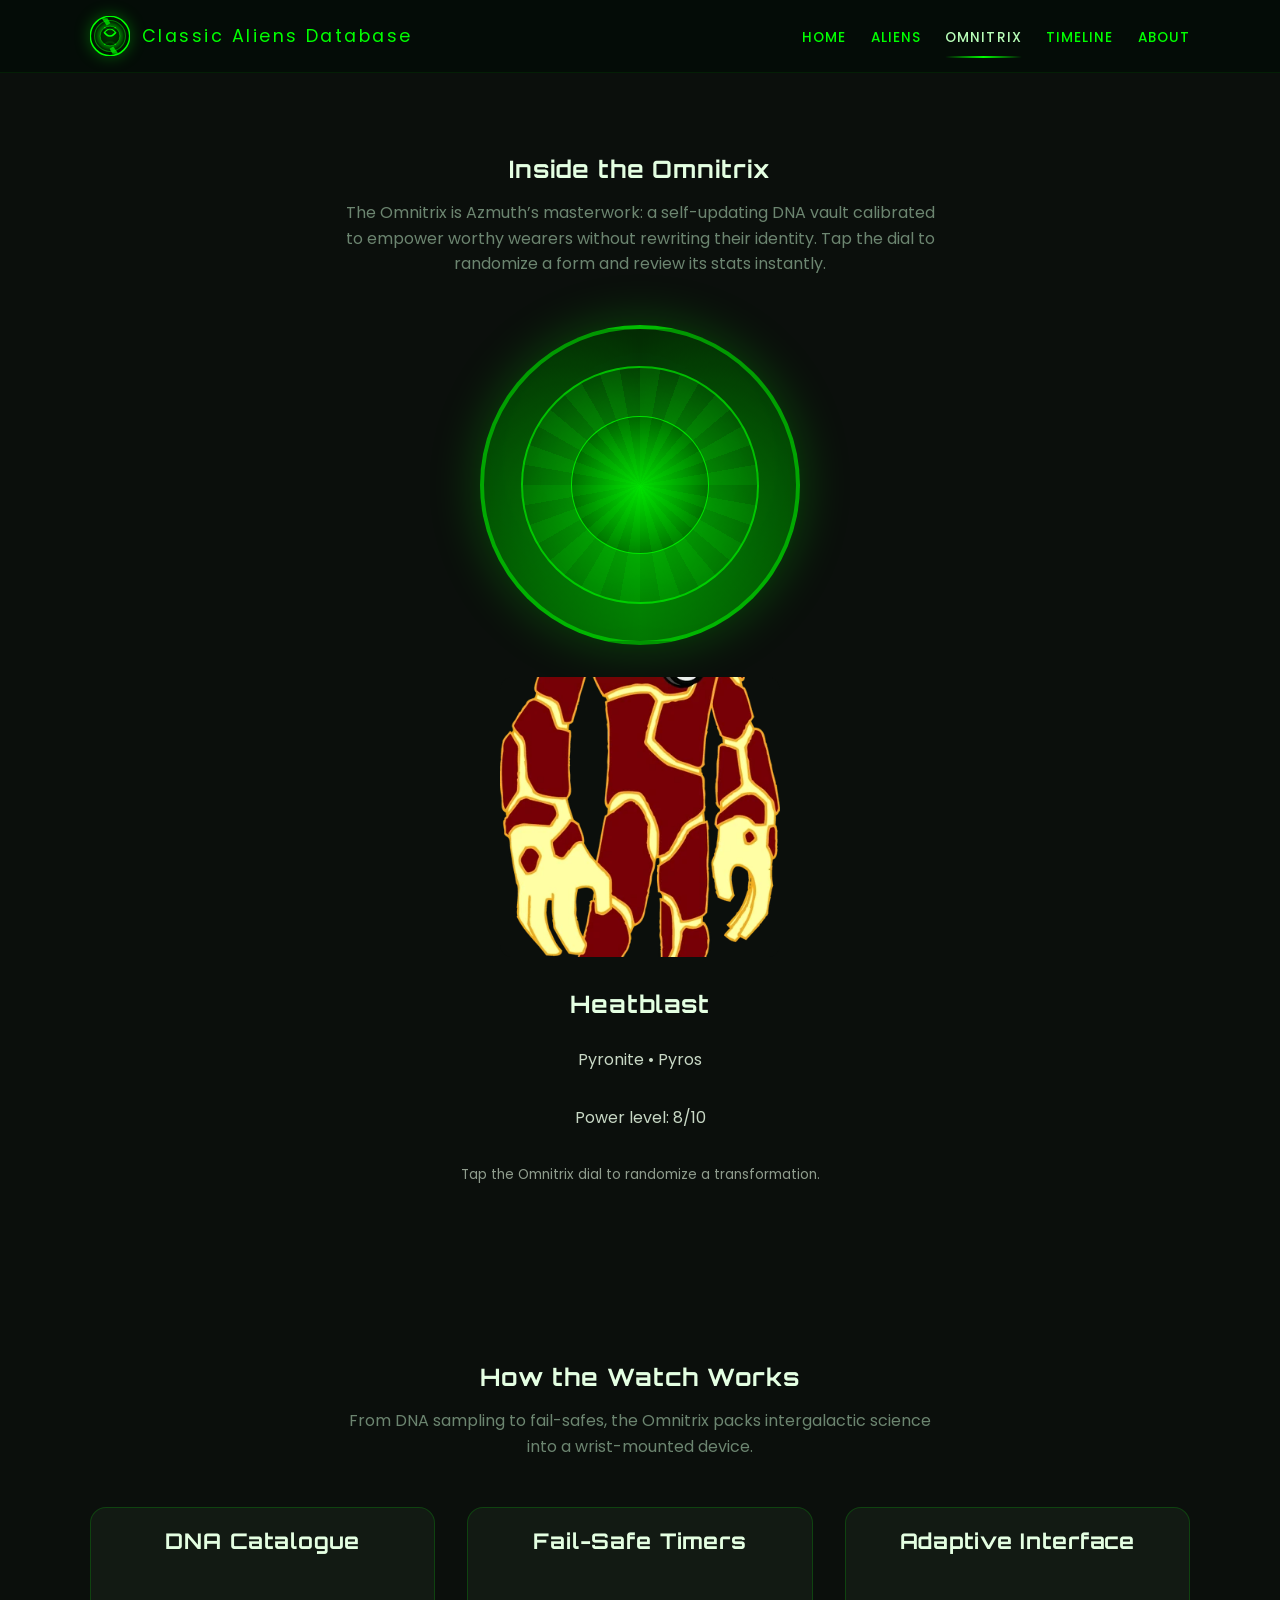
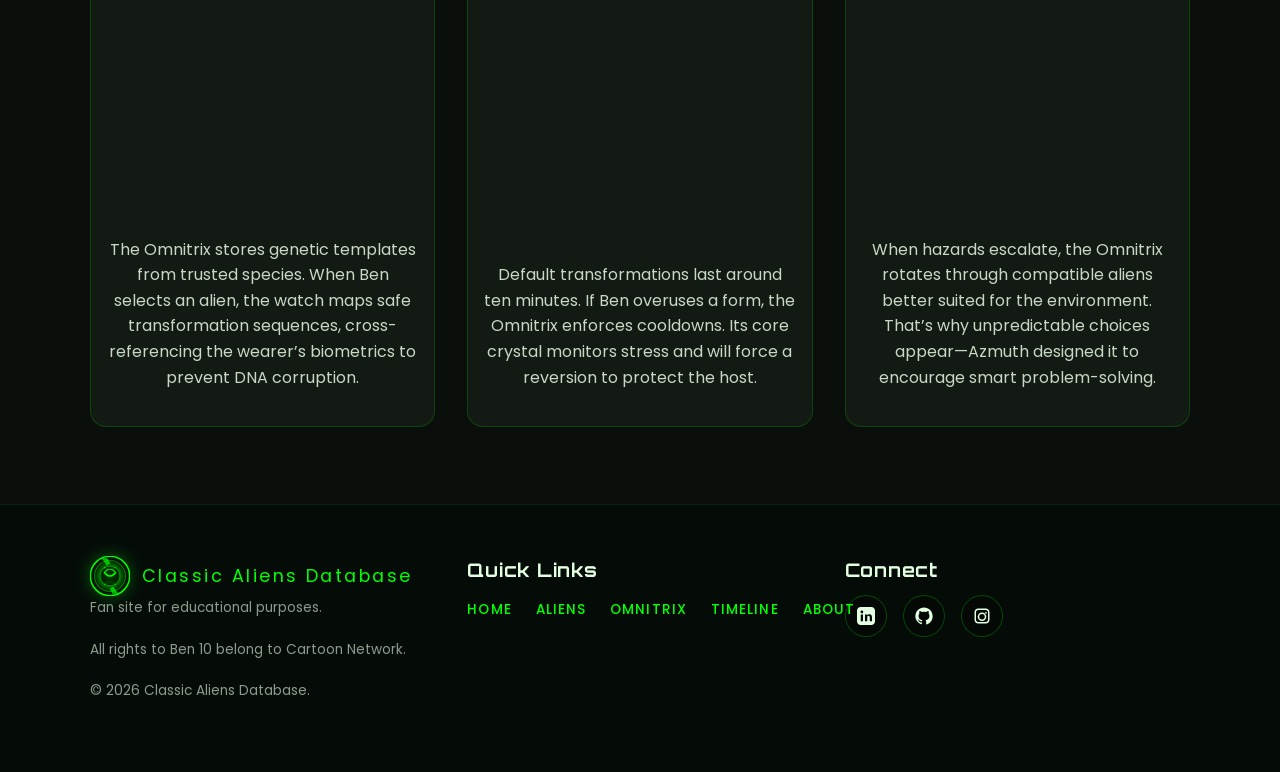
<file: omnitrix.html>
<!DOCTYPE html>
<html lang="en">
  <head>
    <meta charset="utf-8">
    <meta name="viewport" content="width=device-width, initial-scale=1">
    <meta name="theme-color" content="#0B0F0C">
    <meta name="description" content="Activate an interactive Omnitrix inspired by Ben 10. Learn how the watch calibrates DNA, randomize transformations, and study powers in real time.">
    <title>Omnitrix | Ben 10: Classic Aliens Database</title>
    <link rel="icon" type="image/svg+xml" href="assets/img/omnitrix-logo.svg">
    <link rel="preconnect" href="https://fonts.googleapis.com">
    <link rel="preconnect" href="https://fonts.gstatic.com" crossorigin>
    <link rel="preload" href="https://fonts.googleapis.com/css2?family=Orbitron:wght@500;600;700&family=Poppins:wght@400;500;600;700&display=swap" as="style">
    <link rel="stylesheet" href="https://fonts.googleapis.com/css2?family=Orbitron:wght@500;600;700&family=Poppins:wght@400;500;600;700&display=swap">
    <link rel="stylesheet" href="assets/css/styles.css">
  </head>
  <body data-page="omnitrix">
    <div class="wrapper">
      <header class="site-header">
        <div class="container site-header__inner">
          <a class="brand" href="index.html">
            <img src="assets/img/omnitrix-logo.svg" alt="Omnitrix emblem" width="40" height="40" loading="lazy">
            <span class="brand__title">Classic Aliens Database</span>
          </a>
          <button class="nav-toggle" type="button" data-nav-toggle aria-expanded="false" aria-controls="primary-navigation" aria-label="Open navigation">
            <span></span>
          </button>
          <nav class="site-nav" id="primary-navigation" data-site-nav>
            <ul class="site-nav__list">
              <li><a class="site-nav__link" data-nav-link="home" href="index.html">Home</a></li>
              <li><a class="site-nav__link" data-nav-link="aliens" href="aliens.html">Aliens</a></li>
              <li><a class="site-nav__link" data-nav-link="omnitrix" href="omnitrix.html">Omnitrix</a></li>
              <li><a class="site-nav__link" data-nav-link="timeline" href="timeline.html">Timeline</a></li>
              <li><a class="site-nav__link" data-nav-link="about" href="about.html">About</a></li>
            </ul>
          </nav>
        </div>
      </header>

      <main>
        <section class="section">
          <div class="container">
            <header class="section__header">
              <h1>Inside the Omnitrix</h1>
              <p>The Omnitrix is Azmuth’s masterwork: a self-updating DNA vault calibrated to empower worthy wearers without rewriting their identity. Tap the dial to randomize a form and review its stats instantly.</p>
            </header>

            <div class="omnitrix">
              <button class="omnitrix__dial" type="button" data-omnitrix aria-live="off">
                <span class="screen-reader-text">Activate Omnitrix</span>
              </button>
              <div class="omnitrix__readout">
                <img src="assets/img/heatblast.webp" alt="Heatblast portrait" width="240" height="240" data-omnitrix-image loading="lazy">
                <h2 class="omnitrix__name" data-omnitrix-name>Heatblast</h2>
                <p data-omnitrix-species>Pyronite • Pyros</p>
                <p data-omnitrix-power>Power level: 8/10</p>
                <p class="footer__legal">Tap the Omnitrix dial to randomize a transformation.</p>
              </div>
            </div>
          </div>
        </section>

        <section class="section">
          <div class="container">
            <header class="section__header">
              <h2>How the Watch Works</h2>
              <p>From DNA sampling to fail-safes, the Omnitrix packs intergalactic science into a wrist-mounted device.</p>
            </header>
            <div class="projects-grid">
              <article class="alien-card">
                <div class="alien-card__content">
                  <h3 class="alien-card__title">DNA Catalogue</h3>
                  <p class="alien-card__summary">The Omnitrix stores genetic templates from trusted species. When Ben selects an alien, the watch maps safe transformation sequences, cross-referencing the wearer’s biometrics to prevent DNA corruption.</p>
                </div>
              </article>
              <article class="alien-card">
                <div class="alien-card__content">
                  <h3 class="alien-card__title">Fail-Safe Timers</h3>
                  <p class="alien-card__summary">Default transformations last around ten minutes. If Ben overuses a form, the Omnitrix enforces cooldowns. Its core crystal monitors stress and will force a reversion to protect the host.</p>
                </div>
              </article>
              <article class="alien-card">
                <div class="alien-card__content">
                  <h3 class="alien-card__title">Adaptive Interface</h3>
                  <p class="alien-card__summary">When hazards escalate, the Omnitrix rotates through compatible aliens better suited for the environment. That’s why unpredictable choices appear—Azmuth designed it to encourage smart problem-solving.</p>
                </div>
              </article>
            </div>
          </div>
        </section>
      </main>

      <footer class="footer">
        <div class="container footer__inner">
          <div>
            <a class="brand" href="index.html">
              <img src="assets/img/omnitrix-logo.svg" alt="Omnitrix emblem" width="40" height="40" loading="lazy">
              <span class="brand__title">Classic Aliens Database</span>
            </a>
            <p class="footer__legal">Fan site for educational purposes.</p>
            <p class="footer__legal">All rights to Ben 10 belong to Cartoon Network.</p>
            <p class="footer__legal">&copy; <span data-current-year></span> Classic Aliens Database.</p>
          </div>
          <div>
            <h3>Quick Links</h3>
            <nav aria-label="Footer navigation">
              <ul class="site-nav__list">
                <li><a class="site-nav__link" href="index.html">Home</a></li>
                <li><a class="site-nav__link" href="aliens.html">Aliens</a></li>
                <li><a class="site-nav__link" href="omnitrix.html">Omnitrix</a></li>
                <li><a class="site-nav__link" href="timeline.html">Timeline</a></li>
                <li><a class="site-nav__link" href="about.html">About</a></li>
              </ul>
            </nav>
          </div>
          <div>
            <h3>Connect</h3>
            <div class="footer__social">
              <a aria-label="LinkedIn" href="https://www.linkedin.com/in/aykhan-alizada-0b8a28398/" target="_blank" rel="noopener">
                <svg viewBox="0 0 24 24" aria-hidden="true"><path d="M19 0H5C2.24 0 0 2.24 0 5v14c0 2.76 2.24 5 5 5h14c2.76 0 5-2.24 5-5V5c0-2.76-2.24-5-5-5Zm-11 19H5v-9h3v9ZM6.5 8.3c-.99 0-1.8-.81-1.8-1.8s.81-1.8 1.8-1.8 1.8.81 1.8 1.8-.81 1.8-1.8 1.8ZM20 19h-3v-4.7c0-1.12-.02-2.56-1.56-2.56-1.56 0-1.8 1.22-1.8 2.48V19h-3v-9h2.88v1.23h.04c.4-.75 1.38-1.54 2.84-1.54 3.04 0 3.6 2 3.6 4.6V19Z"/></svg>
              </a>
              <a aria-label="GitHub" href="https://github.com/ayxwnn" target="_blank" rel="noopener">
                <svg viewBox="0 0 24 24" aria-hidden="true"><path d="M12 .5C5.65.5.5 5.65.5 12c0 5.08 3.29 9.38 7.86 10.9.58.1.79-.25.79-.56v-1.95c-3.2.69-3.86-1.38-3.86-1.38-.52-1.32-1.28-1.67-1.28-1.67-1.05-.72.08-.7.08-.7 1.16.08 1.78 1.19 1.78 1.19 1.03 1.76 2.7 1.25 3.36.96.1-.75.4-1.25.73-1.54-2.55-.29-5.24-1.28-5.24-5.68 0-1.25.45-2.27 1.18-3.07-.12-.29-.51-1.46.11-3.05 0 0 .96-.31 3.14 1.18a10.8 10.8 0 0 1 5.72 0c2.18-1.49 3.14-1.18 3.14-1.18.62 1.59.23 2.76.11 3.05.73.8 1.18 1.82 1.18 3.07 0 4.41-2.69 5.38-5.24 5.67.41.36.77 1.08.77 2.19v3.25c0 .31.21.67.8.56A10.98 10.98 0 0 0 23.5 12C23.5 5.65 18.35.5 12 .5Z"/></svg>
              </a>
              <a aria-label="Instagram" href="https://www.instagram.com/ayxwn?igsh=cnAyenJiYnp1NmU2" target="_blank" rel="noopener">
                <svg viewBox="0 0 24 24" aria-hidden="true"><path d="M7 2C4.24 2 2 4.24 2 7v10c0 2.76 2.24 5 5 5h10c2.76 0 5-2.24 5-5V7c0-2.76-2.24-5-5-5H7Zm10 2c1.66 0 3 1.34 3 3v10c0 1.66-1.34 3-3 3H7c-1.66 0-3-1.34-3-3V7c0-1.66 1.34-3 3-3h10Zm-5 3.3A5.7 5.7 0 1 0 17.7 13 5.71 5.71 0 0 0 12 7.3Zm0 2A3.7 3.7 0 1 1 8.3 13 3.71 3.71 0 0 1 12 9.3Zm5.2-2.8a1.2 1.2 0 1 0 0 2.4 1.2 1.2 0 0 0 0-2.4Z"/></svg>
              </a>
            </div>
          </div>
        </div>
      </footer>
    </div>
      <script type="module" src="assets/js/main.js"></script>
  </body>
</html>
</file>
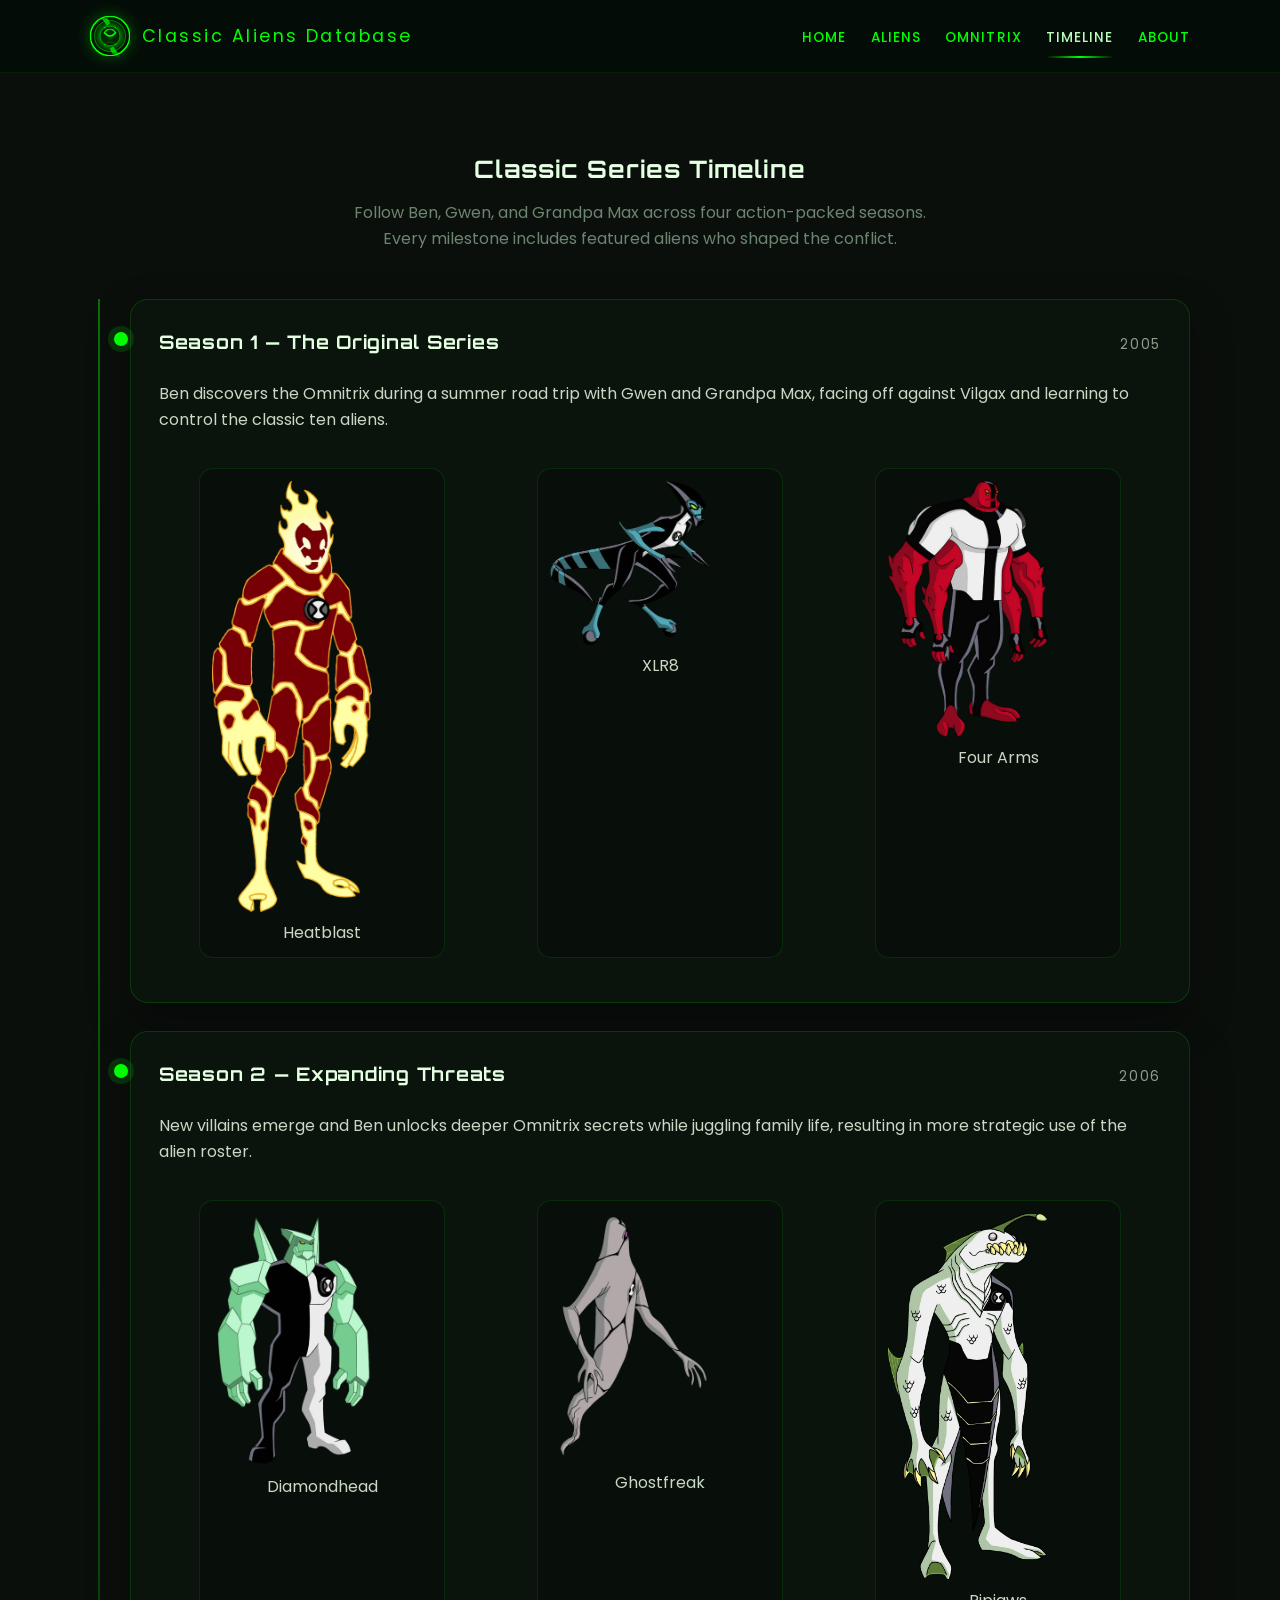
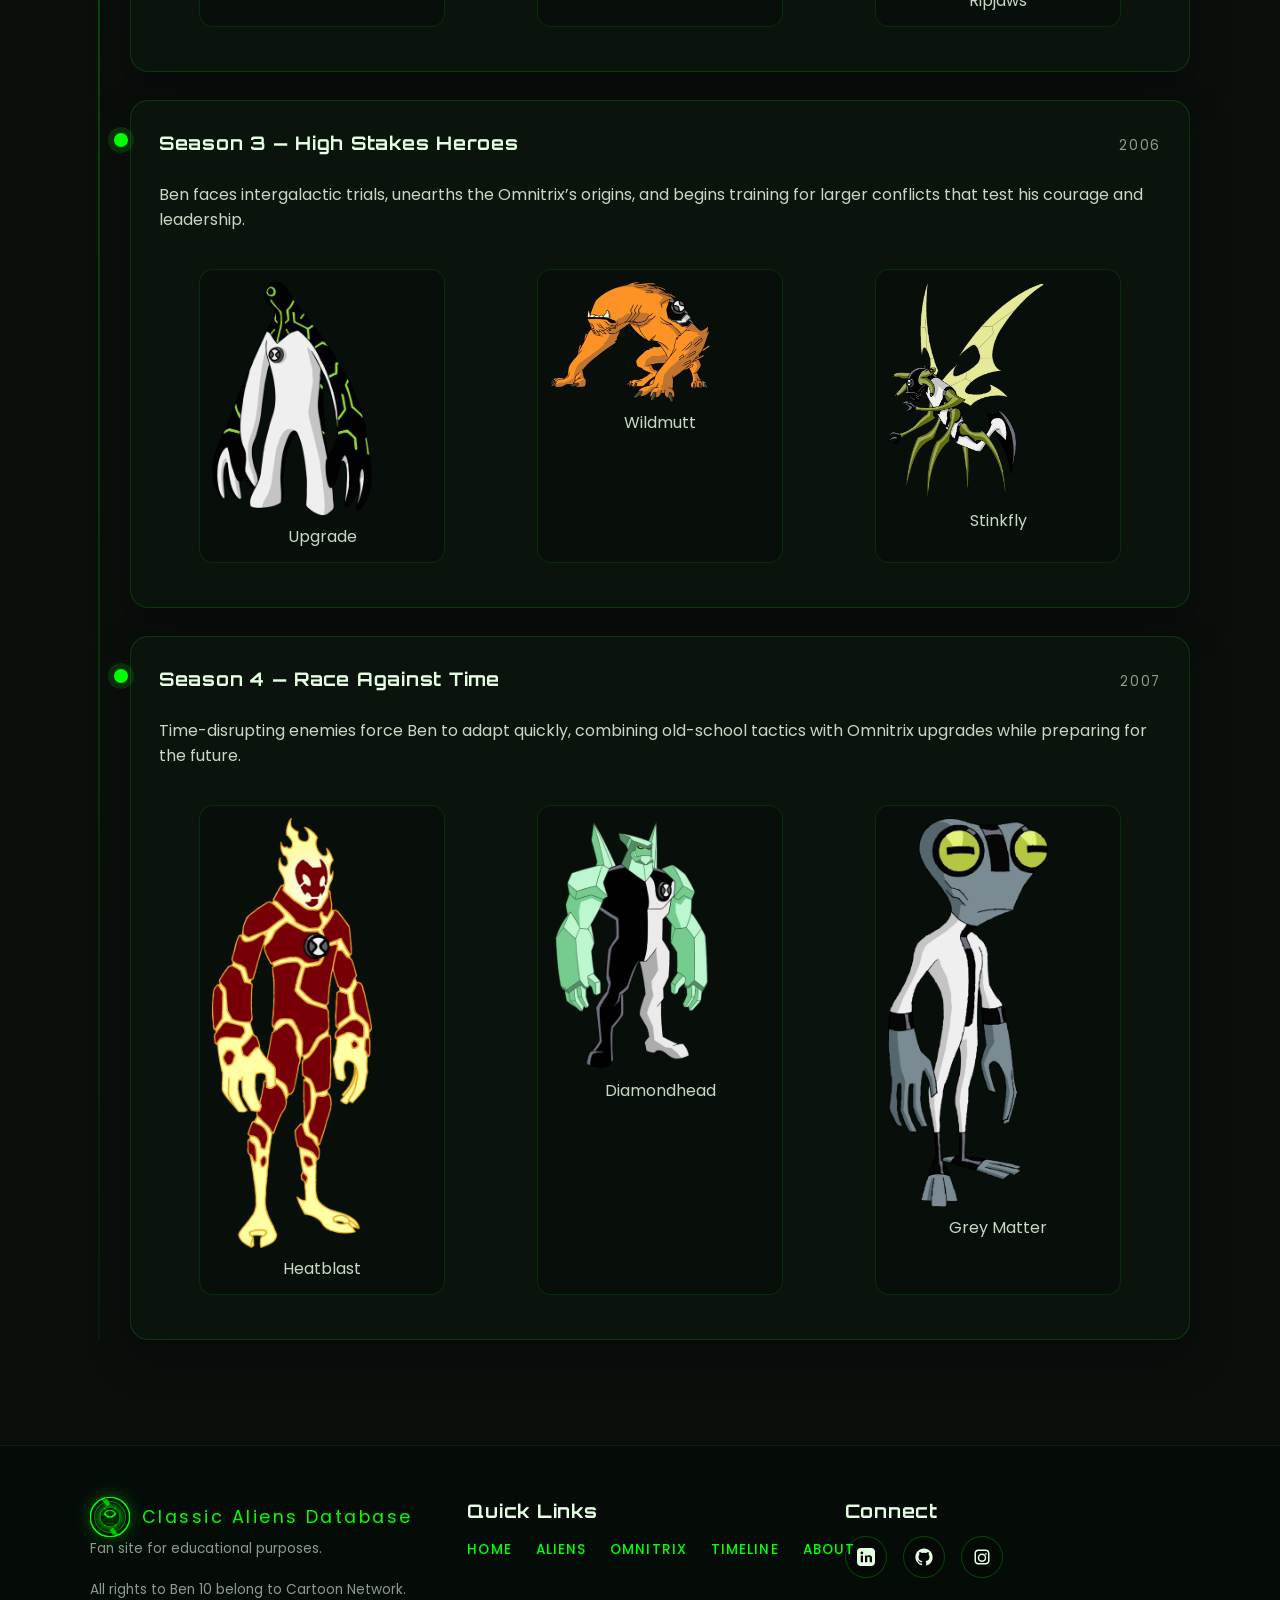
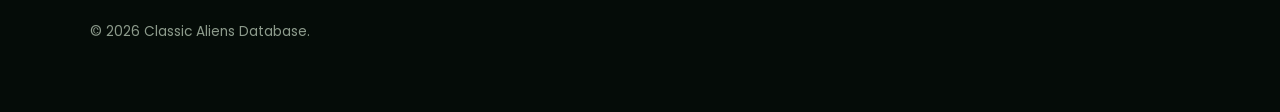
<file: timeline.html>
<!DOCTYPE html>
<html lang="en">
  <head>
    <meta charset="utf-8">
    <meta name="viewport" content="width=device-width, initial-scale=1">
    <meta name="theme-color" content="#0B0F0C">
    <meta name="description" content="Follow the classic Ben 10 timeline with season-by-season highlights, key battles, and iconic Omnitrix transformations.">
    <title>Timeline | Ben 10: Classic Aliens Database</title>
    <link rel="icon" type="image/svg+xml" href="assets/img/omnitrix-logo.svg">
    <link rel="preconnect" href="https://fonts.googleapis.com">
    <link rel="preconnect" href="https://fonts.gstatic.com" crossorigin>
    <link rel="preload" href="https://fonts.googleapis.com/css2?family=Orbitron:wght@500;600;700&family=Poppins:wght@400;500;600;700&display=swap" as="style">
    <link rel="stylesheet" href="https://fonts.googleapis.com/css2?family=Orbitron:wght@500;600;700&family=Poppins:wght@400;500;600;700&display=swap">
    <link rel="stylesheet" href="assets/css/styles.css">
  </head>
  <body data-page="timeline">
    <div class="wrapper">
      <header class="site-header">
        <div class="container site-header__inner">
          <a class="brand" href="index.html">
            <img src="assets/img/omnitrix-logo.svg" alt="Omnitrix emblem" width="40" height="40" loading="lazy">
            <span class="brand__title">Classic Aliens Database</span>
          </a>
          <button class="nav-toggle" type="button" data-nav-toggle aria-expanded="false" aria-controls="primary-navigation" aria-label="Open navigation">
            <span></span>
          </button>
          <nav class="site-nav" id="primary-navigation" data-site-nav>
            <ul class="site-nav__list">
              <li><a class="site-nav__link" data-nav-link="home" href="index.html">Home</a></li>
              <li><a class="site-nav__link" data-nav-link="aliens" href="aliens.html">Aliens</a></li>
              <li><a class="site-nav__link" data-nav-link="omnitrix" href="omnitrix.html">Omnitrix</a></li>
              <li><a class="site-nav__link" data-nav-link="timeline" href="timeline.html">Timeline</a></li>
              <li><a class="site-nav__link" data-nav-link="about" href="about.html">About</a></li>
            </ul>
          </nav>
        </div>
      </header>

      <main>
        <section class="section">
          <div class="container">
            <header class="section__header">
              <h1>Classic Series Timeline</h1>
              <p>Follow Ben, Gwen, and Grandpa Max across four action-packed seasons. Every milestone includes featured aliens who shaped the conflict.</p>
            </header>
            <div class="timeline" data-timeline aria-live="polite">
              <p class="footer__legal">Loading timeline…</p>
            </div>
          </div>
        </section>
      </main>

      <footer class="footer">
        <div class="container footer__inner">
          <div>
            <a class="brand" href="index.html">
              <img src="assets/img/omnitrix-logo.svg" alt="Omnitrix emblem" width="40" height="40" loading="lazy">
              <span class="brand__title">Classic Aliens Database</span>
            </a>
            <p class="footer__legal">Fan site for educational purposes.</p>
            <p class="footer__legal">All rights to Ben 10 belong to Cartoon Network.</p>
            <p class="footer__legal">&copy; <span data-current-year></span> Classic Aliens Database.</p>
          </div>
          <div>
            <h3>Quick Links</h3>
            <nav aria-label="Footer navigation">
              <ul class="site-nav__list">
                <li><a class="site-nav__link" href="index.html">Home</a></li>
                <li><a class="site-nav__link" href="aliens.html">Aliens</a></li>
                <li><a class="site-nav__link" href="omnitrix.html">Omnitrix</a></li>
                <li><a class="site-nav__link" href="timeline.html">Timeline</a></li>
                <li><a class="site-nav__link" href="about.html">About</a></li>
              </ul>
            </nav>
          </div>
          <div>
            <h3>Connect</h3>
            <div class="footer__social">
              <a aria-label="LinkedIn" href="https://www.linkedin.com/in/aykhan-alizada-0b8a28398/" target="_blank" rel="noopener">
                <svg viewBox="0 0 24 24" aria-hidden="true"><path d="M19 0H5C2.24 0 0 2.24 0 5v14c0 2.76 2.24 5 5 5h14c2.76 0 5-2.24 5-5V5c0-2.76-2.24-5-5-5Zm-11 19H5v-9h3v9ZM6.5 8.3c-.99 0-1.8-.81-1.8-1.8s.81-1.8 1.8-1.8 1.8.81 1.8 1.8-.81 1.8-1.8 1.8ZM20 19h-3v-4.7c0-1.12-.02-2.56-1.56-2.56-1.56 0-1.8 1.22-1.8 2.48V19h-3v-9h2.88v1.23h.04c.4-.75 1.38-1.54 2.84-1.54 3.04 0 3.6 2 3.6 4.6V19Z"/></svg>
              </a>
              <a aria-label="GitHub" href="https://github.com/ayxwnn" target="_blank" rel="noopener">
                <svg viewBox="0 0 24 24" aria-hidden="true"><path d="M12 .5C5.65.5.5 5.65.5 12c0 5.08 3.29 9.38 7.86 10.9.58.1.79-.25.79-.56v-1.95c-3.2.69-3.86-1.38-3.86-1.38-.52-1.32-1.28-1.67-1.28-1.67-1.05-.72.08-.7.08-.7 1.16.08 1.78 1.19 1.78 1.19 1.03 1.76 2.7 1.25 3.36.96.1-.75.4-1.25.73-1.54-2.55-.29-5.24-1.28-5.24-5.68 0-1.25.45-2.27 1.18-3.07-.12-.29-.51-1.46.11-3.05 0 0 .96-.31 3.14 1.18a10.8 10.8 0 0 1 5.72 0c2.18-1.49 3.14-1.18 3.14-1.18.62 1.59.23 2.76.11 3.05.73.8 1.18 1.82 1.18 3.07 0 4.41-2.69 5.38-5.24 5.67.41.36.77 1.08.77 2.19v3.25c0 .31.21.67.8.56A10.98 10.98 0 0 0 23.5 12C23.5 5.65 18.35.5 12 .5Z"/></svg>
              </a>
              <a aria-label="Instagram" href="https://www.instagram.com/ayxwn?igsh=cnAyenJiYnp1NmU2" target="_blank" rel="noopener">
                <svg viewBox="0 0 24 24" aria-hidden="true"><path d="M7 2C4.24 2 2 4.24 2 7v10c0 2.76 2.24 5 5 5h10c2.76 0 5-2.24 5-5V7c0-2.76-2.24-5-5-5H7Zm10 2c1.66 0 3 1.34 3 3v10c0 1.66-1.34 3-3 3H7c-1.66 0-3-1.34-3-3V7c0-1.66 1.34-3 3-3h10Zm-5 3.3A5.7 5.7 0 1 0 17.7 13 5.71 5.71 0 0 0 12 7.3Zm0 2A3.7 3.7 0 1 1 8.3 13 3.71 3.71 0 0 1 12 9.3Zm5.2-2.8a1.2 1.2 0 1 0 0 2.4 1.2 1.2 0 0 0 0-2.4Z"/></svg>
              </a>
            </div>
          </div>
        </div>
      </footer>
    </div>
    <script type="module" src="assets/js/main.js"></script>
  </body>
</html>
</file>
<file: assets/css/styles.css>
:root {
  --color-background: #0b0f0c;
  --color-surface: #121a13;
  --color-surface-alt: rgba(18, 26, 19, 0.82);
  --color-text: #c8d8c5;
  --color-heading: #e4ffe2;
  --color-accent: #00ff00;
  --color-accent-dark: #1b8a1b;
  --color-secondary: #222222;
  --color-outline: rgba(0, 255, 0, 0.7);
  --color-muted: #6c8570;
  --gradient-hero: radial-gradient(
      circle at top,
      rgba(0, 255, 0, 0.3),
      transparent 45%
    ),
    linear-gradient(135deg, #020302, #0b2d0c 45%, #010201);
  --font-body: "Poppins", "Segoe UI", sans-serif;
  --font-heading: "Orbitron", "Poppins", sans-serif;
  --shadow-card: 0 24px 60px rgba(0, 255, 0, 0.08);
  --shadow-card-hover: 0 24px 60px rgba(0, 255, 0, 0.24);
  --transition-base: 180ms ease;
  --max-width: 1100px;
}

*,
*::before,
*::after {
  box-sizing: border-box;
}

html {
  font-size: 100%;
}

body {
  margin: 0;
  min-height: 100vh;
  font-family: var(--font-body);
  background: var(--color-background);
  color: var(--color-text);
  line-height: 1.6;
  -webkit-font-smoothing: antialiased;
}

body.no-scroll {
  overflow: hidden;
}

img,
svg {
  max-width: 100%;
  height: auto;
  display: block;
}

.screen-reader-text {
  position: absolute;
  width: 1px;
  height: 1px;
  padding: 0;
  margin: -1px;
  overflow: hidden;
  clip: rect(0, 0, 0, 0);
  clip-path: inset(50%);
  border: 0;
}

a {
  color: var(--color-accent);
  text-decoration: none;
  transition: color var(--transition-base), text-shadow var(--transition-base);
}

a:hover,
a:focus-visible {
  color: #afffaf;
  text-shadow: 0 0 12px rgba(0, 255, 0, 0.6);
}

button {
  font-family: inherit;
  cursor: pointer;
}

button,
input,
select,
textarea {
  color: inherit;
  background-color: transparent;
  border: none;
}

button:focus-visible,
a:focus-visible,
input:focus-visible,
select:focus-visible,
textarea:focus-visible {
  outline: 2px solid var(--color-accent);
  outline-offset: 3px;
  box-shadow: 0 0 0 4px rgba(0, 255, 0, 0.15);
}

h1,
h2,
h3,
h4 {
  font-family: var(--font-heading);
  color: var(--color-heading);
  letter-spacing: 0.04em;
  margin: 0 0 0.5em;
}

p {
  margin: 0 0 1.25em;
}

.wrapper {
  display: flex;
  flex-direction: column;
  min-height: 100vh;
}

main {
  flex: 1;
}

.container {
  width: min(92%, var(--max-width));
  margin: 0 auto;
}

.section {
  padding: clamp(3rem, 6vw, 5.5rem) 0;
}

.section__header {
  margin-bottom: clamp(2rem, 4vw, 3rem);
  text-align: center;
}

.section__header p {
  max-width: 60ch;
  margin: 0.75rem auto 0;
  color: var(--color-muted);
}

.button {
  display: inline-flex;
  align-items: center;
  justify-content: center;
  gap: 0.75rem;
  padding: 0.85rem 1.8rem;
  border-radius: 999px;
  font-weight: 600;
  letter-spacing: 0.02em;
  text-transform: uppercase;
  background: linear-gradient(135deg, var(--color-accent), #7cff7c);
  color: #031003;
  position: relative;
  overflow: hidden;
  transition: transform var(--transition-base), box-shadow var(--transition-base);
}

.button::after {
  content: "";
  position: absolute;
  inset: -20%;
  border-radius: inherit;
  background: radial-gradient(
    circle,
    rgba(0, 255, 0, 0.45) 0%,
    rgba(0, 255, 0, 0.05) 55%,
    transparent 70%
  );
  opacity: 0;
  transform: scale(0.85);
  transition: opacity var(--transition-base), transform var(--transition-base);
}

.button:hover,
.button:focus-visible {
  transform: translateY(-2px);
  box-shadow: 0 14px 40px rgba(0, 255, 0, 0.35);
}

.button:hover::after,
.button:focus-visible::after {
  opacity: 1;
  transform: scale(1);
}

.button-secondary {
  background: rgba(0, 255, 0, 0.08);
  border: 1px solid rgba(0, 255, 0, 0.35);
  color: var(--color-heading);
}

.button-secondary:hover,
.button-secondary:focus-visible {
  box-shadow: 0 10px 32px rgba(0, 255, 0, 0.25);
  color: #dbffdb;
}

.site-header {
  position: sticky;
  top: 0;
  z-index: 50;
  backdrop-filter: blur(10px);
  background: rgba(5, 12, 8, 0.92);
  border-bottom: 1px solid rgba(0, 255, 0, 0.08);
}

.site-header__inner {
  display: flex;
  align-items: center;
  justify-content: space-between;
  padding: 1rem 0;
}

.brand {
  display: flex;
  align-items: center;
  gap: 0.75rem;
}

.brand img {
  width: 40px;
  filter: drop-shadow(0 0 8px rgba(0, 255, 0, 0.4));
}

.brand__title {
  font-size: 1.1rem;
  letter-spacing: 0.14em;
}

.site-nav {
  display: flex;
  align-items: center;
  gap: 2rem;
}

.site-nav__list {
  display: flex;
  align-items: center;
  gap: 1.5rem;
  padding: 0;
  margin: 0;
  list-style: none;
}

.site-nav__link {
  position: relative;
  font-weight: 500;
  text-transform: uppercase;
  letter-spacing: 0.08em;
  font-size: 0.85rem;
  padding: 0.35rem 0;
}

.site-nav__link::after {
  content: "";
  position: absolute;
  left: 0;
  bottom: -0.4rem;
  width: 100%;
  height: 2px;
  background: linear-gradient(90deg, transparent, var(--color-accent), transparent);
  transform: scaleX(0);
  transform-origin: center;
  transition: transform var(--transition-base);
}

.site-nav__link:hover::after,
.site-nav__link:focus-visible::after,
.site-nav__link.is-active::after {
  transform: scaleX(1);
}

.site-nav__link.is-active {
  color: #b8ffb8;
}

.nav-toggle {
  display: none;
  width: 44px;
  height: 44px;
  border-radius: 50%;
  border: 1px solid rgba(0, 255, 0, 0.4);
  justify-content: center;
  align-items: center;
  position: relative;
  transition: border var(--transition-base), box-shadow var(--transition-base);
}

.nav-toggle span,
.nav-toggle::before,
.nav-toggle::after {
  content: "";
  display: block;
  width: 18px;
  height: 2px;
  background: var(--color-heading);
  position: absolute;
  transition: transform 200ms ease, opacity 200ms ease;
}

.nav-toggle span {
  transform: translateY(0);
}

.nav-toggle::before {
  transform: translateY(-6px);
}

.nav-toggle::after {
  transform: translateY(6px);
}

.nav-toggle.is-active span {
  opacity: 0;
}

.nav-toggle.is-active::before {
  transform: rotate(45deg);
}

.nav-toggle.is-active::after {
  transform: rotate(-45deg);
}

.hero {
  position: relative;
  background: var(--gradient-hero);
  overflow: hidden;
  padding: clamp(5rem, 8vw, 7rem) 0 clamp(4rem, 7vw, 6rem);
}

.hero::before,
.hero::after {
  content: "";
  position: absolute;
  inset: 0;
  pointer-events: none;
}

.hero::before {
  background: radial-gradient(
    circle at center,
    rgba(0, 255, 0, 0.14),
    transparent 55%
  );
}

.hero::after {
  background-image: url("../img/particles.svg");
  opacity: 0.18;
  mix-blend-mode: screen;
  animation: floatParticles 22s linear infinite;
}

.hero__inner {
  display: grid;
  gap: clamp(2rem, 5vw, 3.5rem);
  align-items: center;
}

.hero__tagline {
  margin-bottom: 1rem;
  color: var(--color-muted);
  text-transform: uppercase;
  letter-spacing: 0.18em;
  font-size: 0.8rem;
}

.hero__title {
  font-size: clamp(2.6rem, 6vw, 4rem);
  line-height: 1.1;
}

.hero__subtitle {
  max-width: 52ch;
  color: #d8f5d5;
  font-size: 1.05rem;
}

.hero__cta {
  display: flex;
  gap: 1rem;
  flex-wrap: wrap;
}

.hero__visual {
  position: relative;
  justify-self: center;
}

.hero__visual img {
  width: clamp(180px, 28vw, 260px);
  filter: drop-shadow(0 0 20px rgba(0, 255, 0, 0.35));
}

.hero__glow {
  position: absolute;
  inset: -20%;
  border-radius: 50%;
  background: radial-gradient(
    circle,
    rgba(0, 255, 0, 0.45),
    rgba(0, 255, 0, 0.02) 65%
  );
  filter: blur(12px);
  opacity: 0.7;
}

.projects-grid,
.alien-grid {
  display: grid;
  gap: clamp(1.5rem, 3vw, 2rem);
  grid-template-columns: repeat(auto-fit, minmax(260px, 1fr));
}

.alien-card {
  background: #121a13;
  border: 1px solid rgba(0, 255, 0, 0.18);
  border-radius: 16px;
  padding: 1rem;
  text-align: center;
  display: flex;
  flex-direction: column;
  justify-content: flex-start;
  align-items: center;
  min-height: 520px;
  gap: 1.25rem;
  transition: transform var(--transition-base), box-shadow var(--transition-base),
    border-color var(--transition-base);
}

.alien-card img {
  width: 100%;
  height: 280px;
  object-fit: cover;
  object-position: center;
  border-radius: 12px;
  background-color: #0b0f0c;
  display: block;
  margin: 0 auto 1rem;
  transition: transform 0.3s ease;
}

.alien-card img:hover {
  transform: scale(1.05);
}

.omnitrix__readout img {
  width: 100%;
  max-width: 280px;
  height: 280px;
  object-fit: cover;
  object-position: center;
  border-radius: 12px;
  background-color: #0b0f0c;
  display: block;
  margin: 0 auto 1rem;
  transition: transform 0.3s ease;
}

.omnitrix__readout img:hover {
  transform: scale(1.05);
}

.alien-card:focus-within,
.alien-card:hover {
  transform: translateY(-6px);
  box-shadow: var(--shadow-card-hover);
  border-color: rgba(0, 255, 0, 0.3);
}

.alien-card__content,
.alien-card-content {
  flex-grow: 1;
  display: flex;
  flex-direction: column;
  justify-content: space-between;
  text-align: center;
  width: 100%;
  gap: 1rem;
  align-items: center;
}

.alien-card--compact {
  display: grid;
  grid-template-columns: min(120px, 32%) 1fr;
  align-items: center;
  gap: 1.1rem;
  text-align: left;
  min-height: auto;
}

.alien-card--compact .alien-card__content {
  text-align: left;
  align-items: flex-start;
}

.alien-card--compact .alien-card__media {
  justify-content: flex-start;
}

.alien-card__title {
  font-size: 1.35rem;
  margin-bottom: 0.35rem;
}

.alien-card__subtitle {
  margin: 0;
  color: var(--color-muted);
  font-size: 0.9rem;
  letter-spacing: 0.06em;
  text-transform: uppercase;
}

.alien-card__meta {
  display: flex;
  flex-direction: column;
  gap: 0.5rem;
}

.alien-card__label {
  text-transform: uppercase;
  letter-spacing: 0.12em;
  font-size: 0.7rem;
  color: rgba(200, 216, 197, 0.65);
}

.power-meter {
  position: relative;
  height: 10px;
  border-radius: 999px;
  background: rgba(0, 255, 0, 0.15);
  overflow: hidden;
}

.power-meter__fill {
  position: absolute;
  inset: 0;
  width: 0;
  border-radius: inherit;
  background: linear-gradient(90deg, rgba(0, 255, 0, 0.6), rgba(0, 255, 0, 1));
  transition: width 260ms ease;
  box-shadow: 0 0 12px rgba(0, 255, 0, 0.45);
}

.filters {
  display: flex;
  flex-wrap: wrap;
  gap: 1rem;
  align-items: center;
  margin-bottom: 2rem;
}

.filters__group {
  display: flex;
  flex-direction: column;
  gap: 0.4rem;
}

.filters label {
  font-size: 0.75rem;
  letter-spacing: 0.14em;
  text-transform: uppercase;
  color: rgba(200, 216, 197, 0.7);
}

.input,
.select {
  padding: 0.75rem 1rem;
  border-radius: 999px;
  border: 1px solid rgba(0, 255, 0, 0.2);
  background: rgba(10, 18, 12, 0.85);
  transition: border-color var(--transition-base), box-shadow var(--transition-base);
}

.input:focus-visible,
.select:focus-visible {
  border-color: rgba(0, 255, 0, 0.6);
  box-shadow: 0 0 0 4px rgba(0, 255, 0, 0.2);
}

.modal {
  position: fixed;
  inset: 0;
  display: none;
  align-items: center;
  justify-content: center;
  padding: 2rem;
  z-index: 100;
}

.modal.is-visible {
  display: flex;
}

.modal__overlay {
  position: absolute;
  inset: 0;
  background: rgba(2, 6, 3, 0.85);
  backdrop-filter: blur(14px);
}

.modal__dialog {
  position: relative;
  z-index: 1;
  width: min(680px, 95vw);
  border-radius: 24px;
  background: linear-gradient(160deg, rgba(18, 26, 19, 0.95), #0b120c);
  border: 1px solid rgba(0, 255, 0, 0.25);
  padding: clamp(1.5rem, 3vw, 2.75rem);
  box-shadow: 0 30px 70px rgba(0, 0, 0, 0.55);
  display: grid;
  gap: 1.75rem;
}

.modal__close {
  position: absolute;
  top: 1rem;
  right: 1rem;
  background: rgba(0, 0, 0, 0.25);
  border-radius: 12px;
  padding: 0.5rem 0.75rem;
  color: var(--color-heading);
  font-size: 0.85rem;
  text-transform: uppercase;
  letter-spacing: 0.12em;
}

.modal__header {
  display: grid;
  gap: 0.35rem;
}

.modal__body {
  display: grid;
  gap: 1.25rem;
}

.modal__columns {
  display: grid;
  gap: 1.5rem;
  grid-template-columns: repeat(auto-fit, minmax(220px, 1fr));
}

.modal__media img {
  border-radius: 16px;
  border: 1px solid rgba(0, 255, 0, 0.2);
}

.modal__list {
  margin: 0;
  padding-left: 1.2rem;
  color: var(--color-heading);
}

.modal__list li + li {
  margin-top: 0.4rem;
}

.omnitrix {
  display: grid;
  gap: 2rem;
  justify-items: center;
  text-align: center;
}

.omnitrix__dial {
  width: clamp(220px, 32vw, 320px);
  aspect-ratio: 1 / 1;
  border-radius: 50%;
  position: relative;
  cursor: pointer;
  border: 4px solid rgba(0, 255, 0, 0.5);
  background: conic-gradient(
      from 180deg,
      rgba(0, 255, 0, 0.4),
      rgba(0, 255, 0, 0.05),
      rgba(0, 255, 0, 0.4)
    ),
    radial-gradient(circle, rgba(0, 255, 0, 0.35), rgba(0, 0, 0, 0.85));
  box-shadow: 0 0 50px rgba(0, 255, 0, 0.25);
  transition: transform 260ms ease, box-shadow 260ms ease;
}

.omnitrix__dial::after,
.omnitrix__dial::before {
  content: "";
  position: absolute;
  inset: 12%;
  border-radius: 50%;
  border: 2px solid rgba(0, 255, 0, 0.6);
  background: radial-gradient(
      circle,
      rgba(0, 255, 0, 0.35),
      rgba(0, 255, 0, 0.05) 70%,
      transparent
    ),
    repeating-conic-gradient(
      from 0deg,
      rgba(0, 255, 0, 0.1) 0deg 10deg,
      transparent 10deg 20deg
    );
  filter: blur(0.3px);
}

.omnitrix__dial::before {
  inset: 28%;
  border: 1px solid rgba(0, 255, 0, 0.8);
  background: radial-gradient(circle, rgba(0, 255, 0, 0.55), rgba(0, 0, 0, 0.65));
}

.omnitrix__dial:hover,
.omnitrix__dial:focus-visible {
  transform: scale(1.04);
  box-shadow: 0 0 70px rgba(0, 255, 0, 0.4);
}

.omnitrix__dial.is-spinning {
  animation: spinOmnitrix 1.2s ease-in-out;
}

.omnitrix__readout {
  display: grid;
  gap: 0.75rem;
  justify-items: center;
}

.omnitrix__name {
  font-size: 1.5rem;
}

.timeline {
  position: relative;
  padding-left: 1rem;
}

.timeline::before {
  content: "";
  position: absolute;
  top: 0;
  left: 0.5rem;
  width: 2px;
  height: 100%;
  background: linear-gradient(
    180deg,
    rgba(0, 255, 0, 0.4),
    rgba(0, 255, 0, 0.05)
  );
}

.timeline-card {
  position: relative;
  margin-left: 1.5rem;
  padding: 1.75rem;
  border-radius: 18px;
  border: 1px solid rgba(0, 255, 0, 0.16);
  background: rgba(12, 20, 15, 0.92);
  box-shadow: 0 18px 40px rgba(0, 0, 0, 0.35);
  margin-bottom: 1.75rem;
  opacity: 0;
  transform: translateY(40px);
  transition: opacity 420ms ease, transform 420ms ease;
}

.timeline-card::before {
  content: "";
  position: absolute;
  left: -1.05rem;
  top: 2rem;
  width: 14px;
  height: 14px;
  border-radius: 50%;
  background: var(--color-accent);
  box-shadow: 0 0 0 6px rgba(0, 255, 0, 0.14);
}

.timeline-card.is-visible {
  opacity: 1;
  transform: translateY(0);
}

.timeline-card__header {
  display: flex;
  align-items: baseline;
  justify-content: space-between;
  gap: 1rem;
  margin-bottom: 0.85rem;
}

.timeline-card__year {
  font-size: 0.85rem;
  text-transform: uppercase;
  color: rgba(200, 216, 197, 0.7);
  letter-spacing: 0.12em;
}

.timeline-card__summary {
  margin-bottom: 1.25rem;
}

.timeline-card__aliens {
  display: grid;
  grid-template-columns: repeat(auto-fit, minmax(140px, 1fr));
  gap: 0.75rem;
}

.timeline-card__alien {
  text-align: center;
  background: rgba(0, 0, 0, 0.2);
  border-radius: 14px;
  padding: 0.75rem;
  border: 1px solid rgba(0, 255, 0, 0.12);
  transition: transform var(--transition-base), border-color var(--transition-base);
}

.timeline-card__alien:hover,
.timeline-card__alien:focus-within {
  transform: translateY(-4px);
  border-color: rgba(0, 255, 0, 0.35);
}

.timeline-card__alien img {
  border-radius: 12px;
  margin-bottom: 0.5rem;
}

.footer {
  background: rgba(5, 12, 8, 0.95);
  border-top: 1px solid rgba(0, 255, 0, 0.1);
  padding: clamp(2.5rem, 4vw, 3.5rem) 0;
}

.footer__inner {
  display: grid;
  gap: 2rem;
  grid-template-columns: repeat(auto-fit, minmax(200px, 1fr));
  align-items: start;
}

.footer__social {
  display: flex;
  gap: 1rem;
}

.footer__social a {
  width: 42px;
  height: 42px;
  border-radius: 50%;
  display: inline-flex;
  align-items: center;
  justify-content: center;
  border: 1px solid rgba(0, 255, 0, 0.25);
  background: rgba(0, 0, 0, 0.2);
  transition: transform var(--transition-base), box-shadow var(--transition-base);
}

.footer__social a svg {
  width: 18px;
  height: 18px;
  fill: var(--color-heading);
}

.footer__social a:hover,
.footer__social a:focus-visible {
  transform: translateY(-4px);
  box-shadow: 0 10px 28px rgba(0, 255, 0, 0.28);
}

.footer__legal {
  color: rgba(200, 216, 197, 0.7);
  font-size: 0.85rem;
  line-height: 1.8;
}

.not-found {
  text-align: center;
  padding: clamp(5rem, 10vw, 7rem) 0;
}

.not-found__icon {
  width: clamp(160px, 24vw, 220px);
  margin: 0 auto 1.5rem;
}

.not-found p {
  color: var(--color-muted);
  margin-bottom: 2.25rem;
}

@keyframes floatParticles {
  from {
    transform: translate3d(0, 0, 0);
  }
  to {
    transform: translate3d(-60%, -60%, 0);
  }
}

@keyframes spinOmnitrix {
  from {
    transform: scale(1) rotate(0deg);
  }
  45% {
    transform: scale(1.05) rotate(160deg);
  }
  to {
    transform: scale(1) rotate(360deg);
  }
}

@media (max-width: 960px) {
  .site-nav {
    position: fixed;
    inset: 0 0 auto 0;
    top: 76px;
    background: rgba(5, 12, 8, 0.98);
    flex-direction: column;
    padding: 1.5rem 0 3rem;
    transform: translateY(-120%);
    transition: transform 220ms ease;
  }

  .site-nav.is-open {
    transform: translateY(0);
  }

  .site-nav__list {
    flex-direction: column;
    gap: 1rem;
  }

  .nav-toggle {
    display: inline-flex;
  }
}

@media (max-width: 720px) {
  .hero__inner {
    text-align: center;
  }

  .hero__cta {
    justify-content: center;
  }

  .alien-card--compact {
    grid-template-columns: 1fr;
    text-align: center;
  }

  .filters {
    flex-direction: column;
    align-items: stretch;
  }

  .filters__group {
    width: 100%;
  }
}

@media (max-width: 520px) {
  .alien-grid {
    grid-template-columns: 1fr;
  }

  .timeline {
    padding-left: 0;
  }

  .timeline::before {
    display: none;
  }

  .timeline-card {
    margin-left: 0;
  }
}

@media (max-width: 480px) {
  .alien-card img {
    height: 200px;
  }

  .omnitrix__readout img {
    height: 200px;
    max-width: 200px;
  }

  .alien-card {
    min-height: auto;
    padding-bottom: 1rem;
  }
}
</file>
